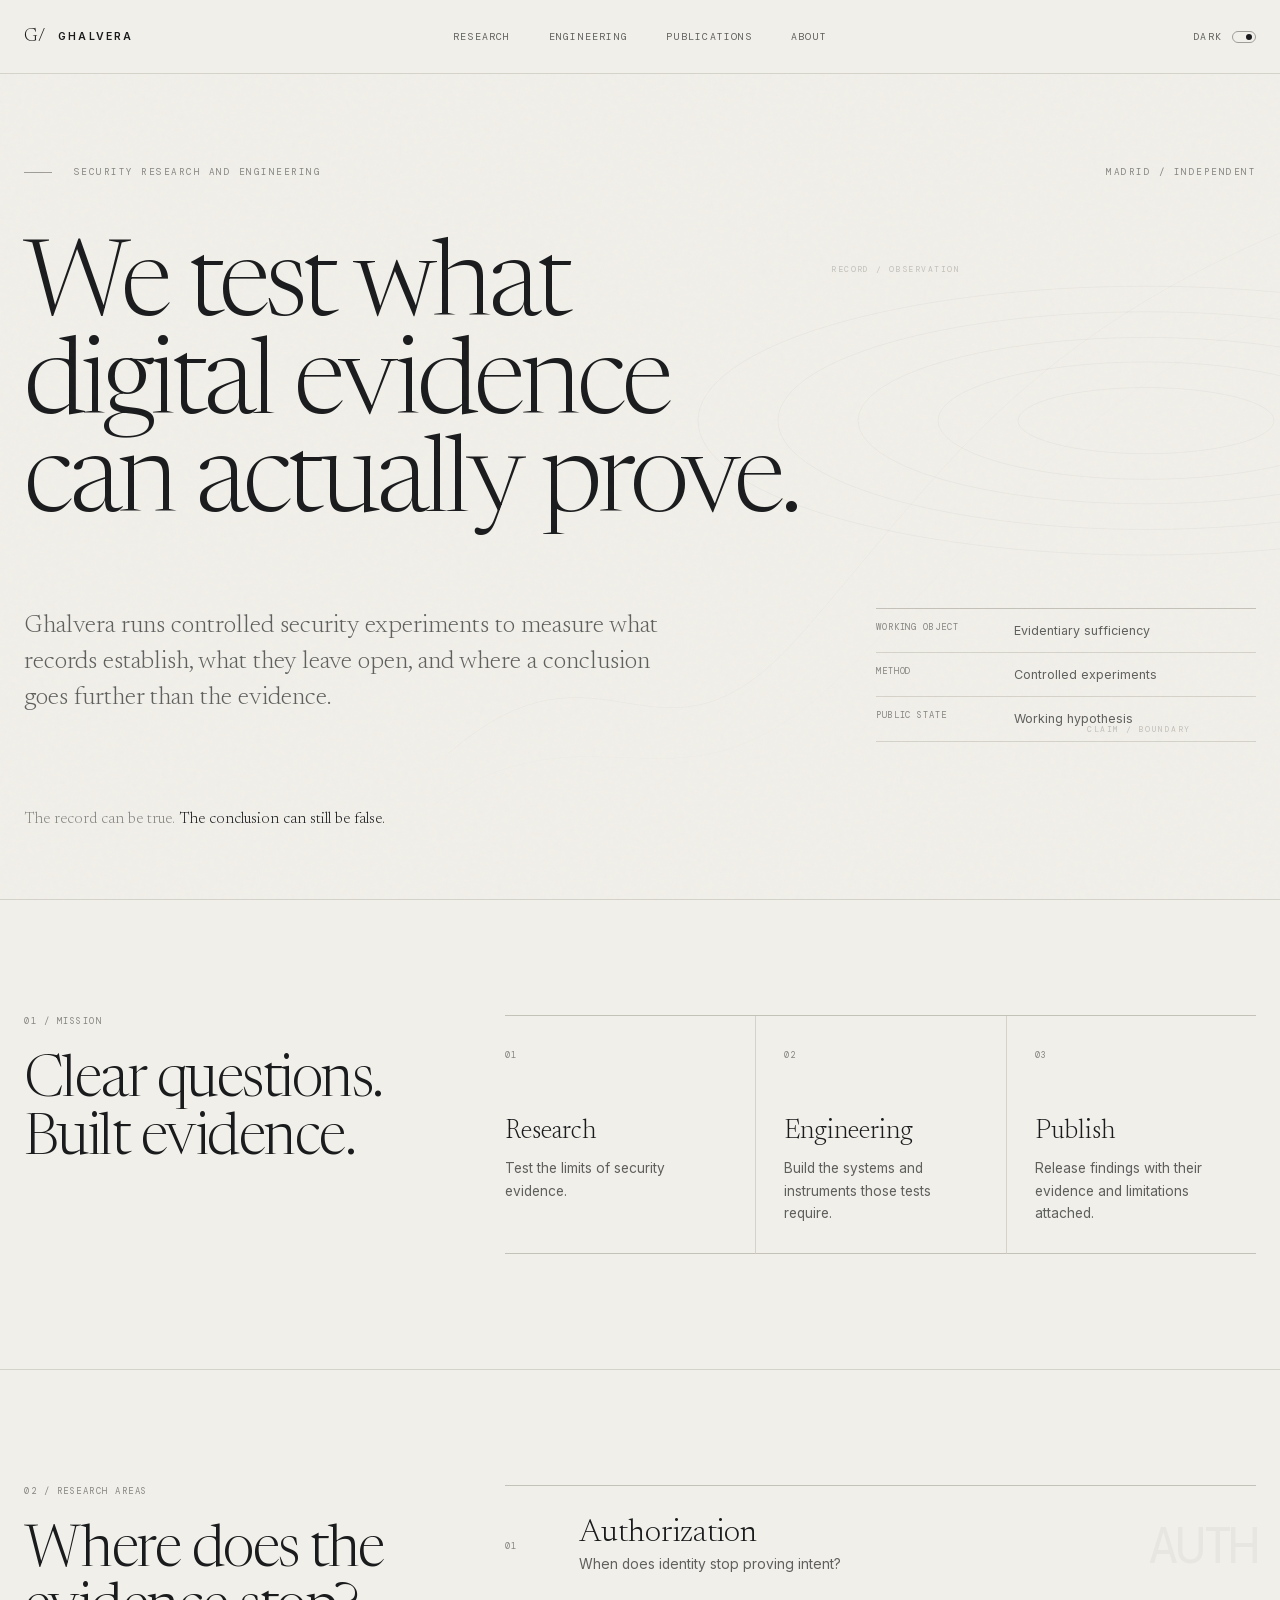
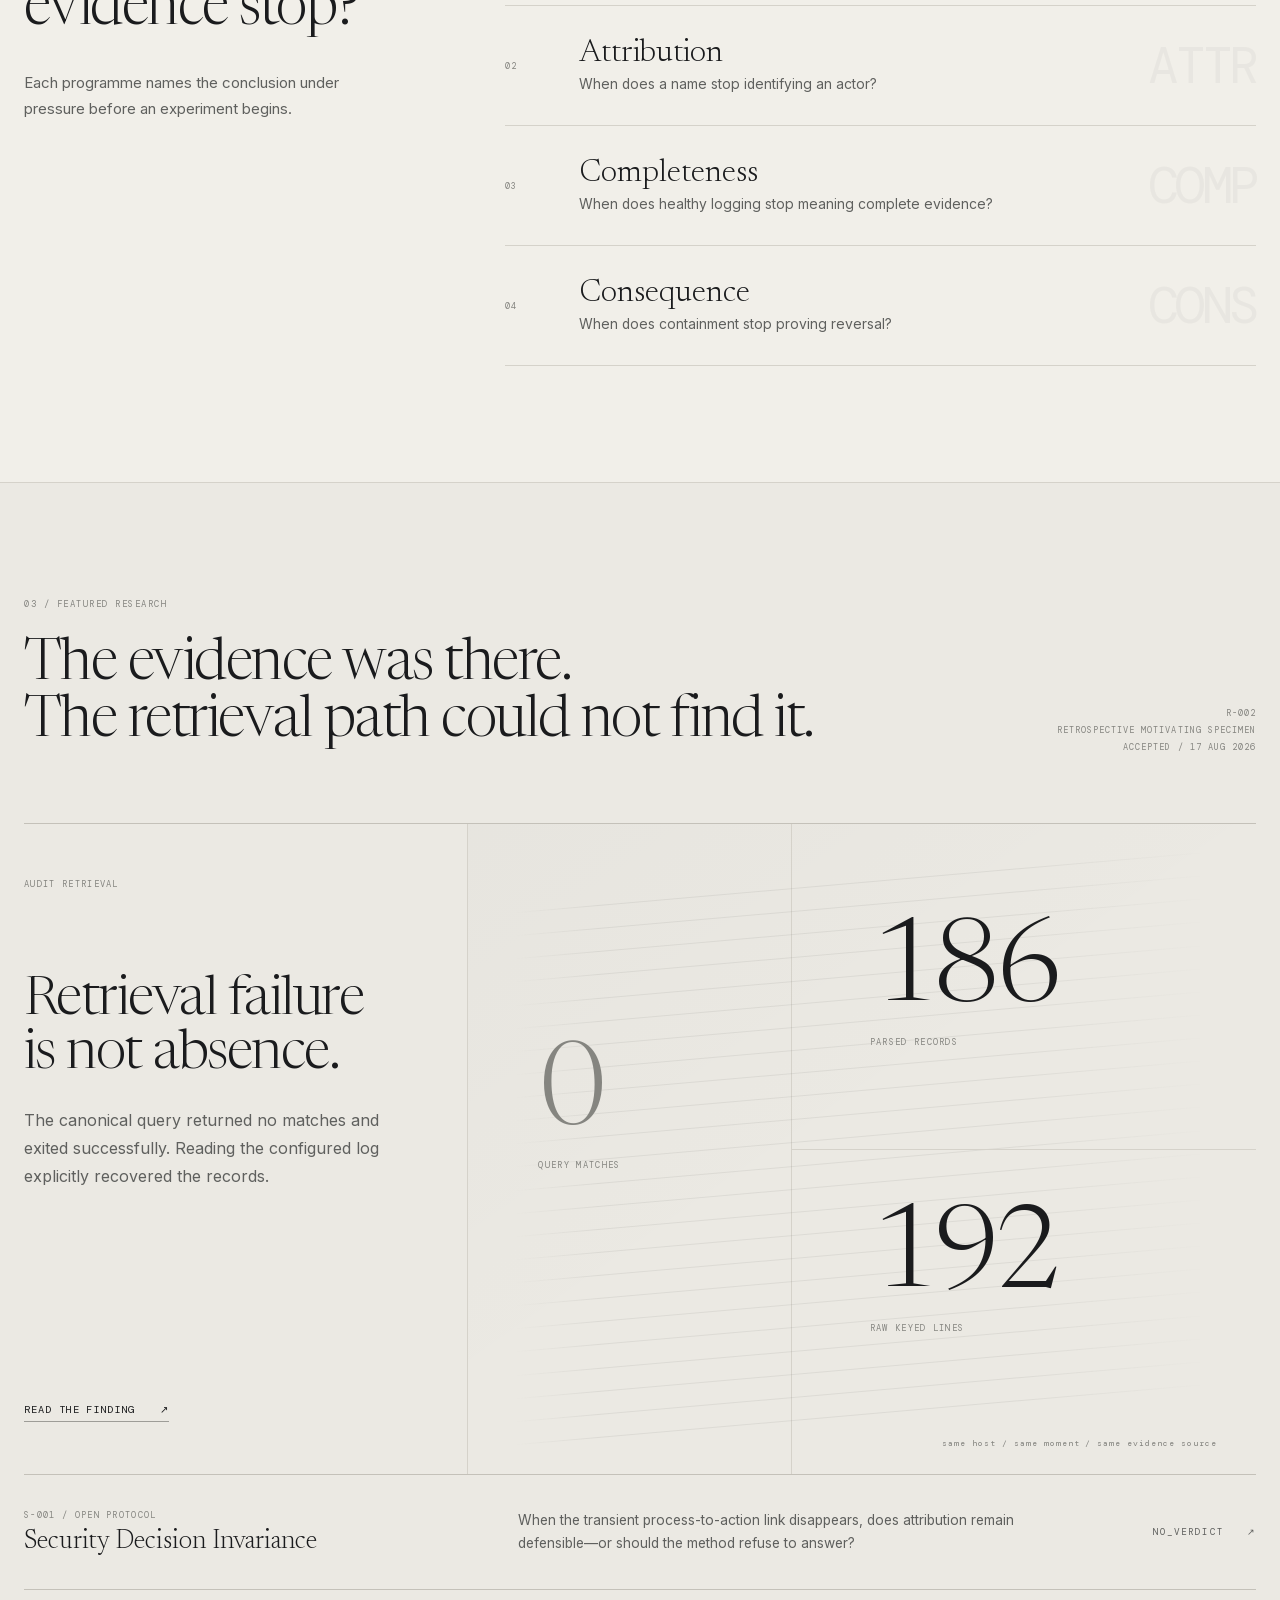
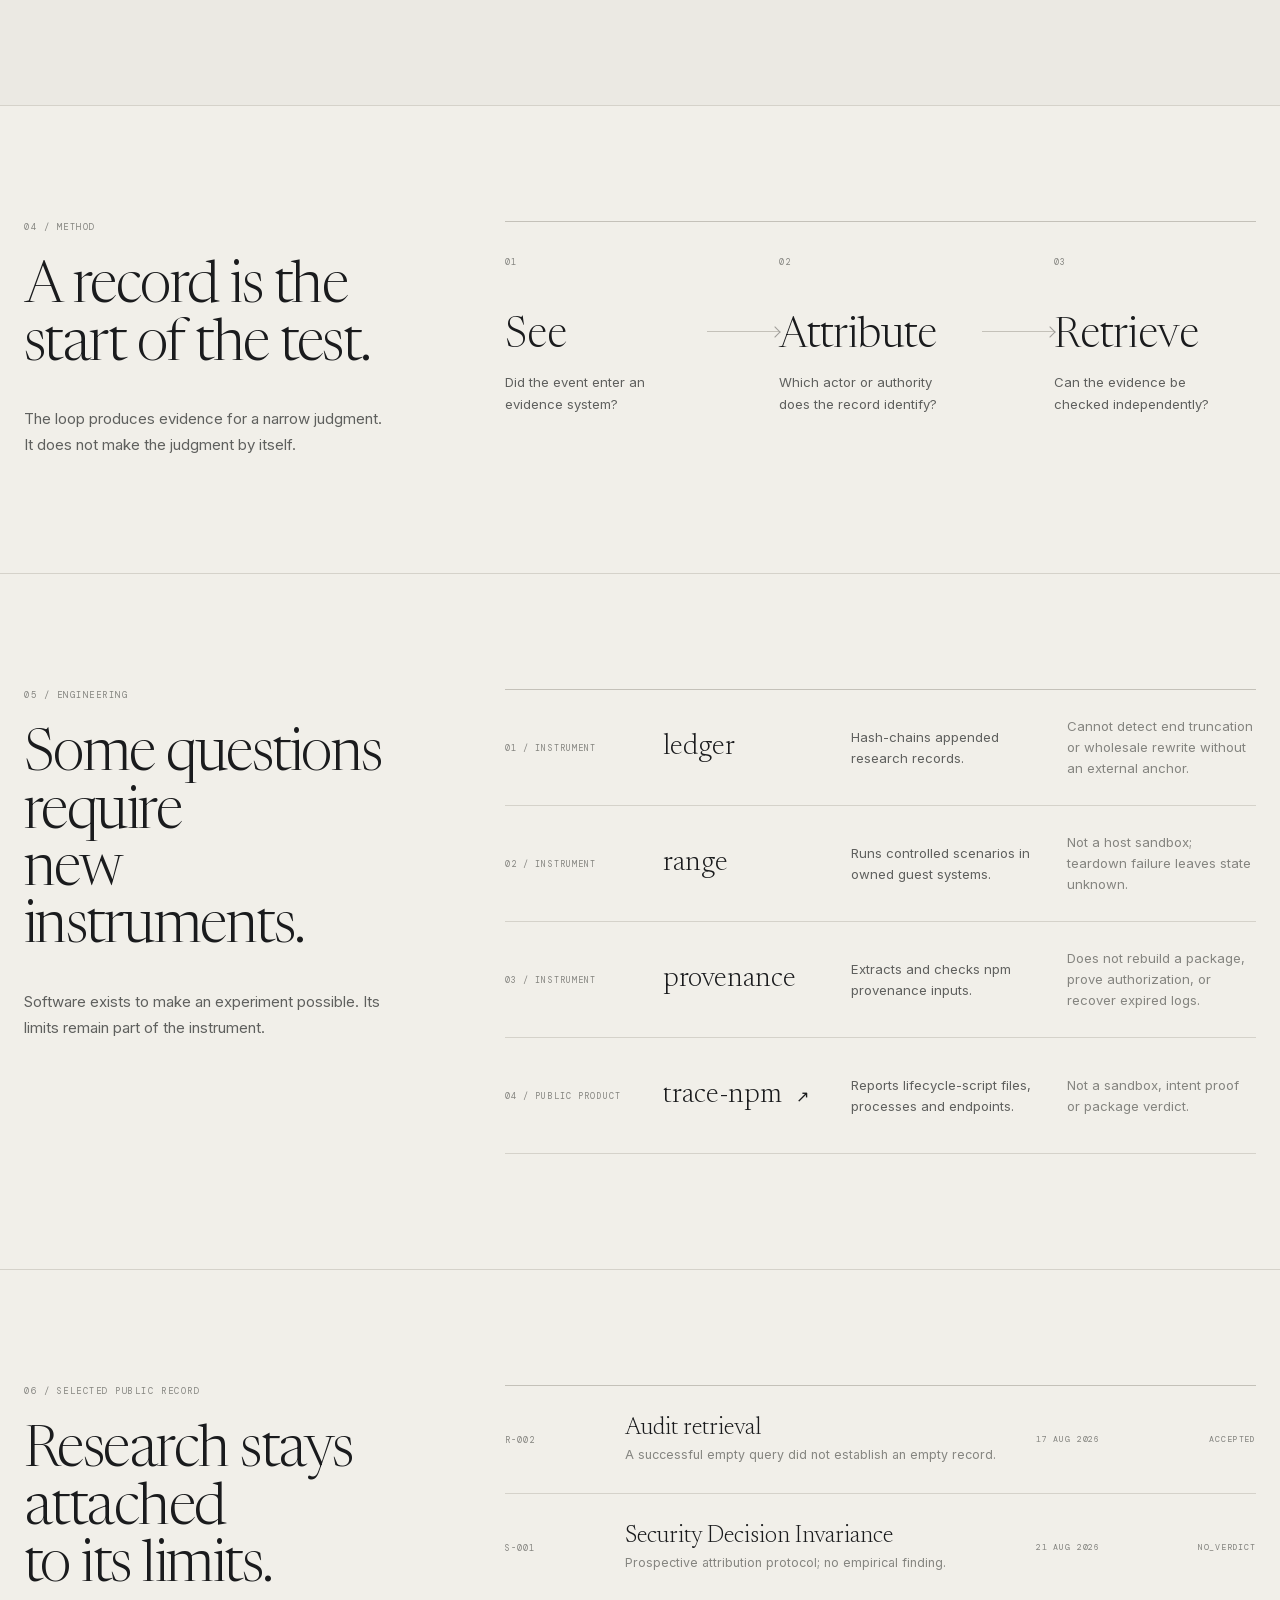
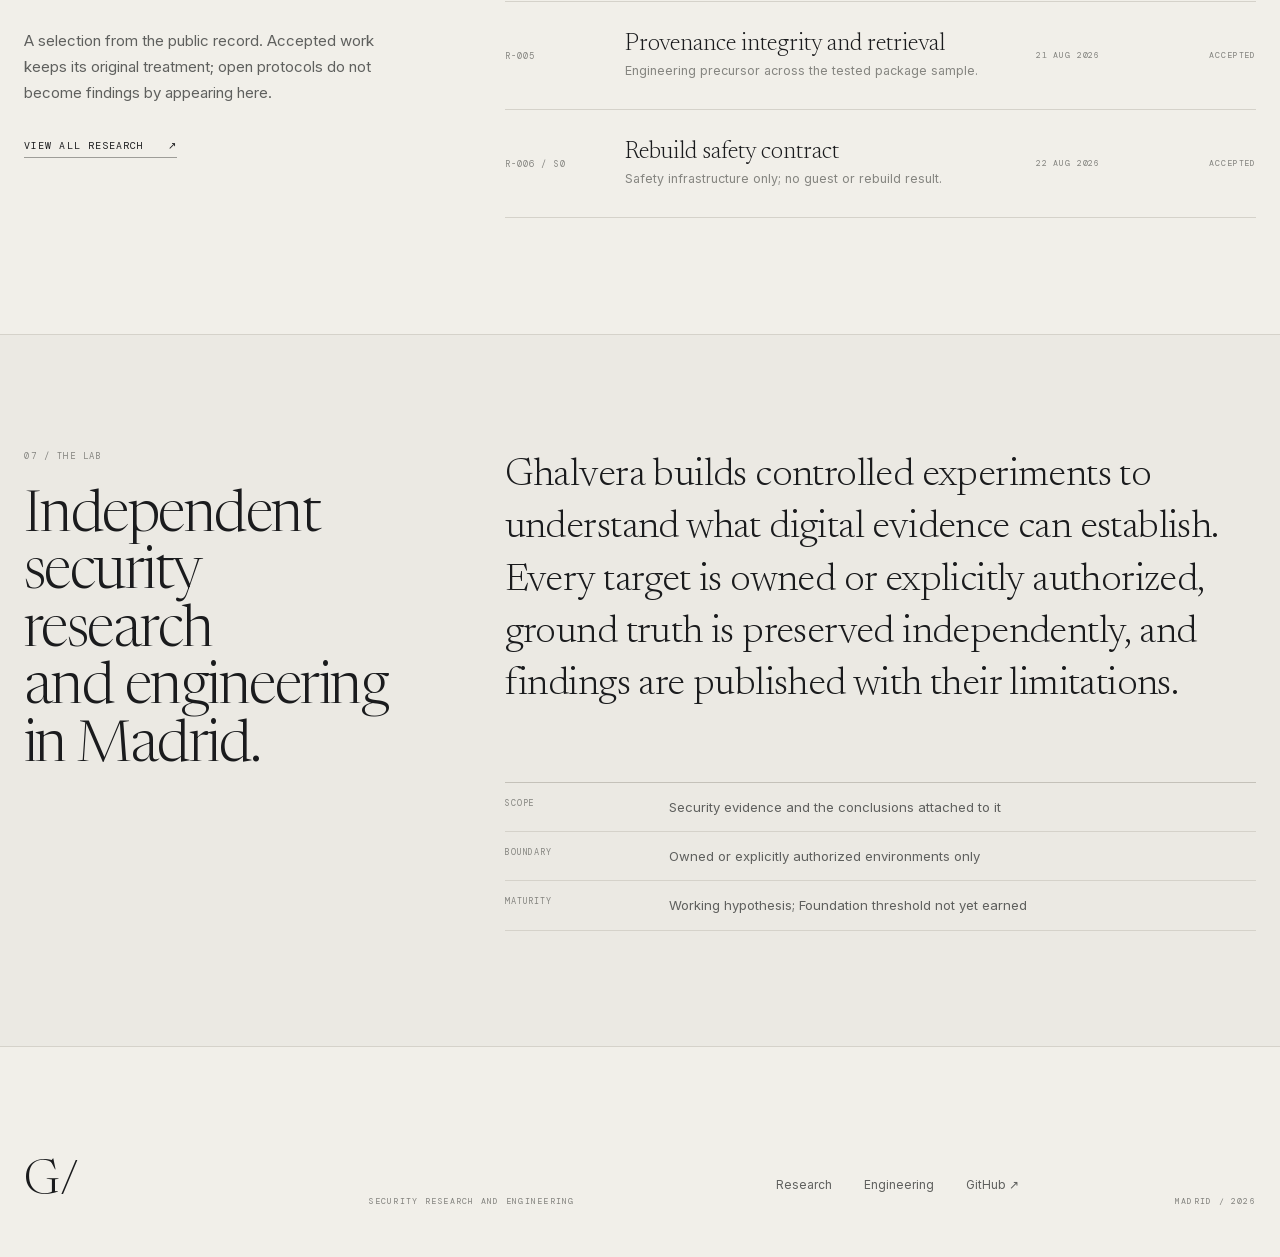
<file: index.html>
<!doctype html>
<html lang="en">
<head>
  <meta charset="utf-8">
  <meta name="viewport" content="width=device-width, initial-scale=1">
  <title>Ghalvera — Security Research and Engineering</title>
  <meta name="description" content="Ghalvera runs controlled security experiments to test what digital evidence establishes, what it leaves open, and where a conclusion goes further than the record.">
  <meta name="theme-color" content="#090a0b">
  <meta name="color-scheme" content="dark light">
  <script>(function(){try{var t=localStorage.getItem("ghalvera-theme");if(t==="light"||t==="dark")document.documentElement.dataset.theme=t}catch(e){}})()</script>
  <link rel="canonical" href="https://ghalvera.github.io/">
  <link rel="icon" href="favicon.svg" type="image/svg+xml">
  <link rel="stylesheet" href="styles.css">
  <meta property="og:title" content="Ghalvera — Security Research and Engineering">
  <meta property="og:description" content="We test what digital evidence can actually prove.">
  <meta property="og:type" content="website">
  <meta property="og:url" content="https://ghalvera.github.io/">
  <meta property="og:image" content="https://ghalvera.github.io/og.png">
  <meta property="og:image:width" content="1200">
  <meta property="og:image:height" content="630">
  <meta name="twitter:card" content="summary_large_image">
  <script type="application/ld+json">{"@context":"https://schema.org","@type":"ResearchOrganization","name":"Ghalvera","url":"https://ghalvera.github.io/","description":"An independent security research and engineering laboratory in Madrid.","sameAs":["https://github.com/Ghalvera"]}</script>
</head>
<body>
<a class="skip" href="#main">Skip to content</a>
<header class="site-header" data-header>
  <a class="identity" href="#top" aria-label="Ghalvera home"><span aria-hidden="true">G/</span><b>GHALVERA</b></a>
  <button class="menu-toggle" type="button" aria-expanded="false" aria-controls="primary-nav" data-menu><span class="sr-only">Menu</span><i></i><i></i></button>
  <nav id="primary-nav" aria-label="Primary navigation" data-nav><a href="#research">Research</a><a href="#engineering">Engineering</a><a href="#publications">Publications</a><a href="#about">About</a></nav>
  <button class="theme-toggle" type="button" data-theme-toggle aria-label="Switch to light theme"><span data-theme-label aria-hidden="true"></span><i aria-hidden="true"></i></button>
</header>

<main id="main">
  <section class="hero" id="top">
    <div class="hero-field" aria-hidden="true">
      <svg viewBox="0 0 900 900" preserveAspectRatio="xMidYMid slice"><g class="contours"><ellipse cx="690" cy="388" rx="420" ry="126"/><ellipse cx="690" cy="388" rx="345" ry="102"/><ellipse cx="690" cy="388" rx="270" ry="78"/><ellipse cx="690" cy="388" rx="195" ry="55"/><ellipse cx="690" cy="388" rx="120" ry="31"/></g><path class="trace" d="M36 700C184 571 232 741 365 590S573 305 860 194"/><path class="trace trace-secondary" d="M22 748C179 642 252 779 407 625S630 349 873 263"/></svg>
      <span class="field-note field-note-a">RECORD / OBSERVATION</span><span class="field-note field-note-b">CLAIM / BOUNDARY</span>
    </div>
    <div class="hero-inner">
      <p class="eyebrow">SECURITY RESEARCH AND ENGINEERING <span>MADRID / INDEPENDENT</span></p>
      <h1>We test what digital evidence can actually prove.</h1>
      <div class="hero-lower">
        <p class="hero-lede">Ghalvera runs controlled security experiments to measure what records establish, what they leave open, and where a conclusion goes further than the evidence.</p>
        <dl class="hero-facts"><div><dt>Working object</dt><dd>Evidentiary sufficiency</dd></div><div><dt>Method</dt><dd>Controlled experiments</dd></div><div><dt>Public state</dt><dd>Working hypothesis</dd></div></dl>
      </div>
      <p class="principle">The record can be true. <span>The conclusion can still be false.</span></p>
    </div>
  </section>

  <section class="mission ruled-section" aria-labelledby="mission-title">
    <div class="section-rail"><p>01 / MISSION</p><h2 id="mission-title">Clear questions.<br>Built evidence.</h2></div>
    <div class="mission-grid"><article><span>01</span><h3>Research</h3><p>Test the limits of security evidence.</p></article><article><span>02</span><h3>Engineering</h3><p>Build the systems and instruments those tests require.</p></article><article><span>03</span><h3>Publish</h3><p>Release findings with their evidence and limitations attached.</p></article></div>
  </section>

  <section class="research ruled-section" id="research" aria-labelledby="research-title">
    <div class="section-rail"><p>02 / RESEARCH AREAS</p><h2 id="research-title">Where does the<br>evidence stop?</h2><p class="section-intro">Each programme names the conclusion under pressure before an experiment begins.</p></div>
    <ol class="area-index"><li><span>01</span><div><h3>Authorization</h3><p>When does identity stop proving intent?</p></div><i aria-hidden="true">AUTH</i></li><li><span>02</span><div><h3>Attribution</h3><p>When does a name stop identifying an actor?</p></div><i aria-hidden="true">ATTR</i></li><li><span>03</span><div><h3>Completeness</h3><p>When does healthy logging stop meaning complete evidence?</p></div><i aria-hidden="true">COMP</i></li><li><span>04</span><div><h3>Consequence</h3><p>When does containment stop proving reversal?</p></div><i aria-hidden="true">CONS</i></li></ol>
  </section>

  <section class="featured" aria-labelledby="featured-title">
    <header class="feature-heading"><p>03 / FEATURED RESEARCH</p><h2 id="featured-title">The evidence was there.<br>The retrieval path could not find it.</h2><div><span>R-002</span><span>RETROSPECTIVE MOTIVATING SPECIMEN</span><span>ACCEPTED / 17 AUG 2026</span></div></header>
    <a class="evidence-feature" href="studies/audit-retrieval.html">
      <div class="feature-story"><p>AUDIT RETRIEVAL</p><h3>Retrieval failure<br>is not absence.</h3><p>The canonical query returned no matches and exited successfully. Reading the configured log explicitly recovered the records.</p><span>Read the finding <b aria-hidden="true">↗</b></span></div>
      <div class="evidence-figure" role="img" aria-label="The canonical query returned 0 matches; explicit parsing found 186 parsed records; the raw log contained 192 raw keyed lines."><div class="evidence-lines" aria-hidden="true"><i></i><i></i><i></i><i></i><i></i><i></i><i></i><i></i><i></i><i></i><i></i><i></i><i></i><i></i><i></i><i></i><i></i><i></i><i></i><i></i><i></i><i></i><i></i><i></i></div><div class="measure zero"><b>0</b><span>query matches</span></div><div class="measure parsed"><b>186</b><span>parsed records</span></div><div class="measure raw"><b>192</b><span>raw keyed lines</span></div><p>same host / same moment / same evidence source</p></div>
    </a>
    <a class="secondary-feature" href="studies/decision-invariance.html"><div><p>S-001 / OPEN PROTOCOL</p><h3>Security Decision Invariance</h3></div><p>When the transient process-to-action link disappears, does attribution remain defensible—or should the method refuse to answer?</p><strong>NO_VERDICT <span>↗</span></strong></a>
  </section>

  <section class="method ruled-section" id="method" aria-labelledby="method-title">
    <div class="section-rail"><p>04 / METHOD</p><h2 id="method-title">A record is the<br>start of the test.</h2><p class="section-intro">The loop produces evidence for a narrow judgment. It does not make the judgment by itself.</p></div>
    <div class="method-sequence" aria-label="See, then attribute, then retrieve"><article><span>01</span><h3>See</h3><p>Did the event enter an evidence system?</p></article><i aria-hidden="true"></i><article><span>02</span><h3>Attribute</h3><p>Which actor or authority does the record identify?</p></article><i aria-hidden="true"></i><article><span>03</span><h3>Retrieve</h3><p>Can the evidence be checked independently?</p></article></div>
  </section>

  <section class="engineering ruled-section" id="engineering" aria-labelledby="engineering-title">
    <div class="section-rail"><p>05 / ENGINEERING</p><h2 id="engineering-title">Some questions require<br>new instruments.</h2><p class="section-intro">Software exists to make an experiment possible. Its limits remain part of the instrument.</p></div>
    <div class="apparatus-register"><div><span>01 / INSTRUMENT</span><h3>ledger</h3><p>Hash-chains appended research records.</p><small>Cannot detect end truncation or wholesale rewrite without an external anchor.</small></div><div><span>02 / INSTRUMENT</span><h3>range</h3><p>Runs controlled scenarios in owned guest systems.</p><small>Not a host sandbox; teardown failure leaves state unknown.</small></div><div><span>03 / INSTRUMENT</span><h3>provenance</h3><p>Extracts and checks npm provenance inputs.</p><small>Does not rebuild a package, prove authorization, or recover expired logs.</small></div><a href="https://github.com/Ghalvera/trace-npm"><span>04 / PUBLIC PRODUCT</span><h3>trace-npm <b>↗</b></h3><p>Reports lifecycle-script files, processes and endpoints.</p><small>Not a sandbox, intent proof or package verdict.</small></a></div>
  </section>

  <section class="publications ruled-section" id="publications" aria-labelledby="publications-title">
    <div class="section-rail"><p>06 / SELECTED PUBLIC RECORD</p><h2 id="publications-title">Research stays attached<br>to its limits.</h2><p class="section-intro">A selection from the public record. Accepted work keeps its original treatment; open protocols do not become findings by appearing here.</p><a class="text-link" href="studies/">View all research <span>↗</span></a></div>
    <div class="publication-index"><a href="studies/audit-retrieval.html"><span>R-002</span><div><h3>Audit retrieval</h3><p>A successful empty query did not establish an empty record.</p></div><time datetime="2026-08-17">17 AUG 2026</time><strong>ACCEPTED</strong></a><a href="studies/decision-invariance.html"><span>S-001</span><div><h3>Security Decision Invariance</h3><p>Prospective attribution protocol; no empirical finding.</p></div><time datetime="2026-08-21">21 AUG 2026</time><strong>NO_VERDICT</strong></a><div><span>R-005</span><div><h3>Provenance integrity and retrieval</h3><p>Engineering precursor across the tested package sample.</p></div><time datetime="2026-08-21">21 AUG 2026</time><strong>ACCEPTED</strong></div><div><span>R-006 / S0</span><div><h3>Rebuild safety contract</h3><p>Safety infrastructure only; no guest or rebuild result.</p></div><time datetime="2026-08-22">22 AUG 2026</time><strong>ACCEPTED</strong></div></div>
  </section>

  <section class="about ruled-section" id="about" aria-labelledby="about-title">
    <div class="section-rail"><p>07 / THE LAB</p><h2 id="about-title">Independent security research<br>and engineering in Madrid.</h2></div>
    <div class="about-copy"><p>Ghalvera builds controlled experiments to understand what digital evidence can establish. Every target is owned or explicitly authorized, ground truth is preserved independently, and findings are published with their limitations.</p><dl><div><dt>Scope</dt><dd>Security evidence and the conclusions attached to it</dd></div><div><dt>Boundary</dt><dd>Owned or explicitly authorized environments only</dd></div><div><dt>Maturity</dt><dd>Working hypothesis; Foundation threshold not yet earned</dd></div></dl></div>
  </section>
</main>

<footer class="site-footer"><a class="footer-mark" href="#top" aria-label="Back to top">G/</a><p>SECURITY RESEARCH AND ENGINEERING</p><nav aria-label="Footer navigation"><a href="#research">Research</a><a href="#engineering">Engineering</a><a href="https://github.com/Ghalvera">GitHub ↗</a></nav><span>MADRID / 2026</span></footer>
<script src="site.js" defer></script>
</body>
</html>
</file>
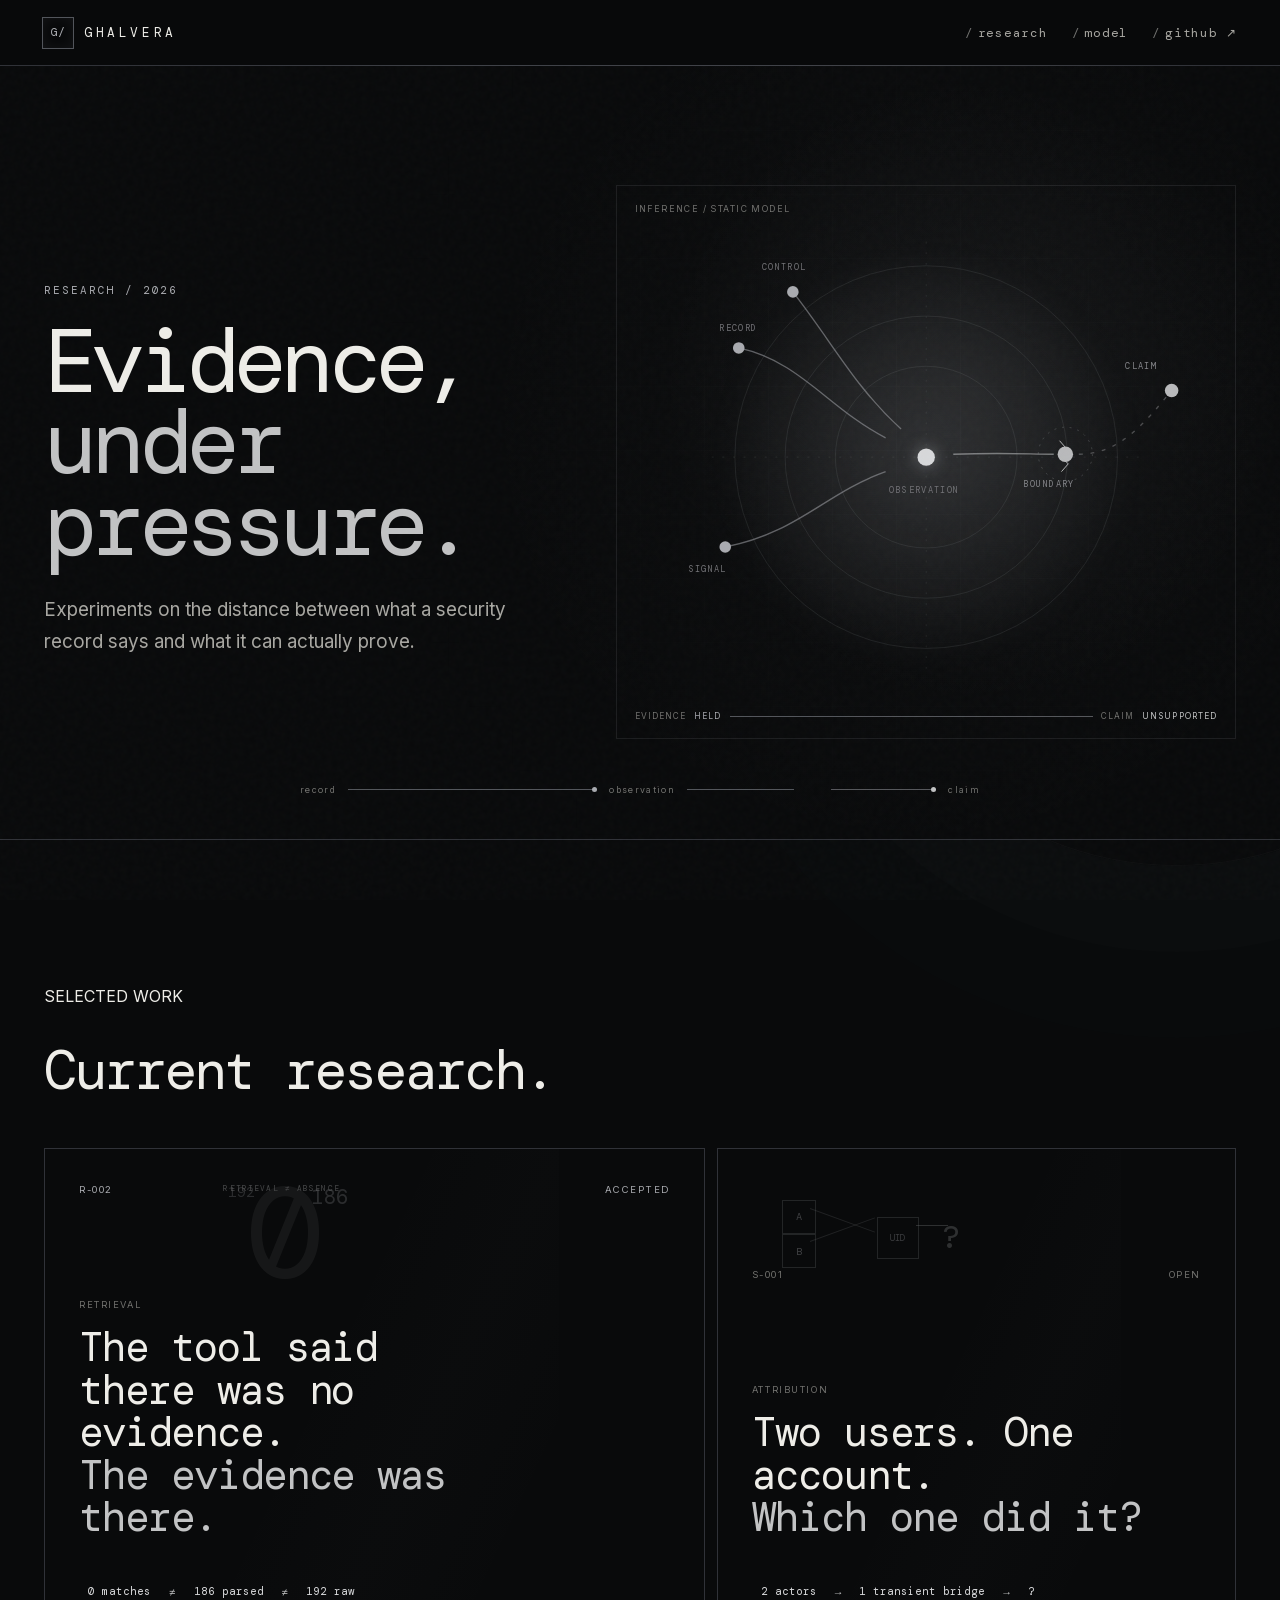
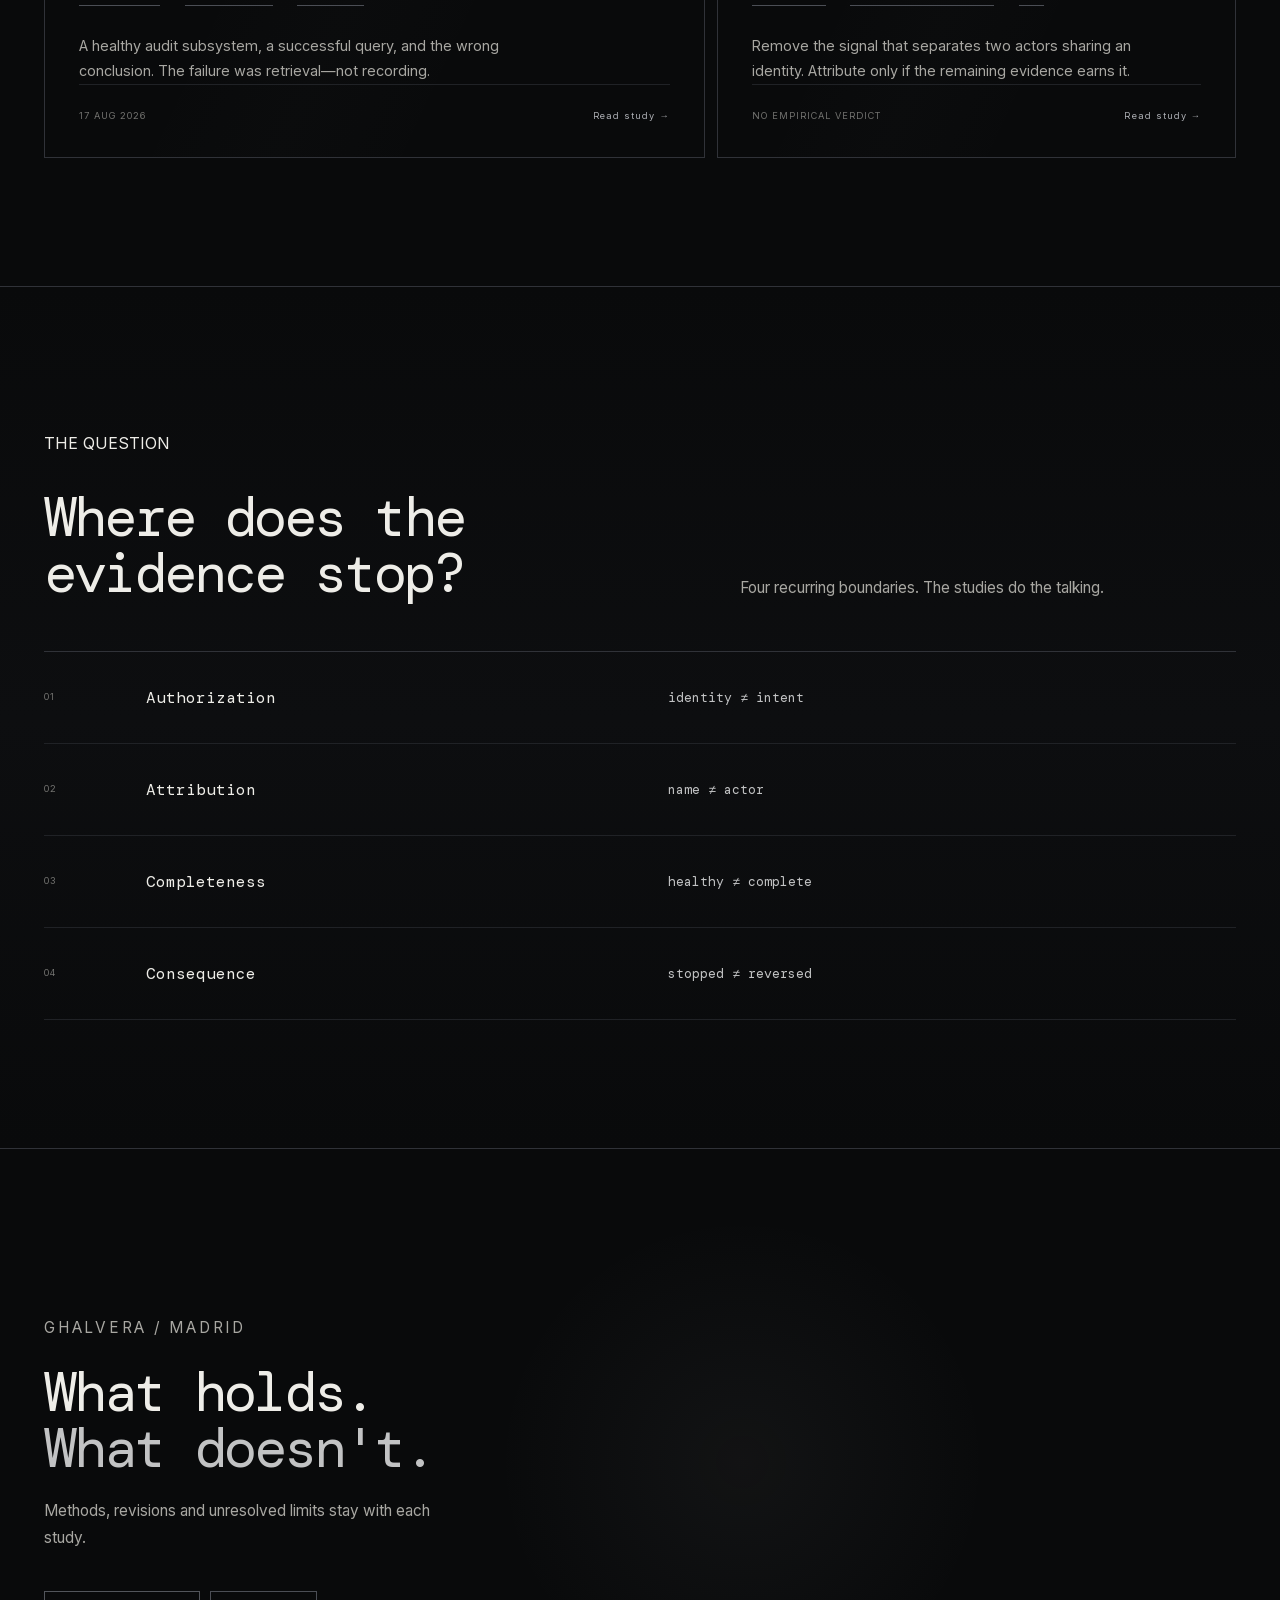
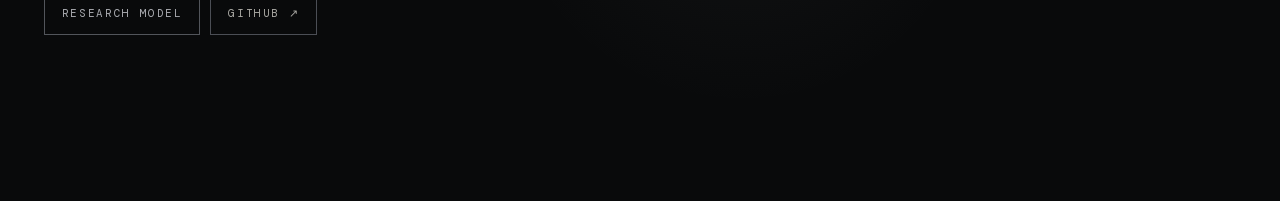
<file: studies/index.html>
<!doctype html><html lang="en"><head><meta charset="utf-8"><meta name="viewport" content="width=device-width,initial-scale=1"><title>Research — Ghalvera</title><meta name="description" content="Ghalvera research on the boundary between valid security evidence and the conclusions drawn from it."><meta name="color-scheme" content="dark"><link rel="canonical" href="https://ghalvera.github.io/studies/"><link rel="icon" href="../favicon.svg" type="image/svg+xml"><link rel="stylesheet" href="../styles.css"><link rel="stylesheet" href="study.css"><link rel="stylesheet" href="record.css"><link rel="stylesheet" href="continuity.css"><meta property="og:title" content="Research — Ghalvera"><meta property="og:description" content="Evidence, under pressure. Research on where valid security records stop supporting the claims attached to them."><meta property="og:type" content="website"><meta property="og:url" content="https://ghalvera.github.io/studies/"><meta property="og:image" content="https://ghalvera.github.io/og.png"><meta name="twitter:card" content="summary_large_image"><script type="application/ld+json">{"@context":"https://schema.org","@type":"CollectionPage","name":"Ghalvera Research","url":"https://ghalvera.github.io/studies/","description":"Research on the boundary between valid security evidence and the conclusions drawn from it."}</script></head><body><a class="skip" href="#main">Skip to content</a><header class="bar"><div class="shell"><a class="brand" href="../">ghalvera<span class="glyph">/</span></a><nav aria-label="Primary"><a href="./" aria-current="page">research</a><a href="../#research">model</a><a href="https://github.com/Ghalvera">github ↗</a></nav></div></header><main class="record-index" id="main"><section class="record-hero"><div class="record-shell hero-grid"><div class="hero-copy"><p class="study-overline">RESEARCH / 2026</p><h1>Evidence,<br><span>under pressure.</span></h1><p class="record-lede">Experiments on the distance between what a security record says and what it can actually prove.</p></div><div class="evidence-field" aria-label="Static model illustrating evidence reaching an inference boundary"><div class="field-label">INFERENCE / STATIC MODEL</div><svg viewBox="0 0 640 520" role="img" aria-labelledby="field-title field-desc"><title id="field-title">Evidence topology</title><desc id="field-desc">A static conceptual model: verified evidence converges on observations while a requested conclusion sits beyond a broken inference boundary.</desc><defs><radialGradient id="halo"><stop offset="0" stop-color="#a9abb0" stop-opacity=".14"/><stop offset="1" stop-color="#a9abb0" stop-opacity="0"/></radialGradient></defs><circle class="halo" cx="320" cy="255" r="225" fill="url(#halo)"/><g class="rings"><circle cx="320" cy="255" r="198"/><circle cx="320" cy="255" r="146"/><circle cx="320" cy="255" r="94"/></g><g class="axis"><path d="M320 32V478M98 255H542"/></g><g class="paths held-path"><path d="M126 142C190 156 218 204 278 235"/><path d="M112 348C186 334 216 292 278 270"/><path d="M182 84C224 138 246 182 294 226"/></g><g class="paths crossed-path"><path d="M348 252C402 250 426 252 452 252"/><path class="dash" d="M478 252C520 252 546 220 574 186"/></g><g class="nodes"><circle class="held-node" cx="126" cy="142" r="6"/><circle class="held-node" cx="112" cy="348" r="6"/><circle class="held-node" cx="182" cy="84" r="6"/><circle class="core-node" cx="320" cy="255" r="9"/><circle class="break-node" cx="464" cy="252" r="8"/><circle class="claim-node" cx="574" cy="186" r="7"/></g><g class="labels"><text x="106" y="124">RECORD</text><text x="74" y="374">SIGNAL</text><text x="150" y="61">CONTROL</text><text x="282" y="292">OBSERVATION</text><text class="red" x="421" y="286">BOUNDARY</text><text class="red" x="526" y="164">CLAIM</text></g><g class="fracture"><path d="M458 238l7 8-6 8 8 8-7 8"/><circle cx="464" cy="252" r="28"/></g></svg><div class="field-readout"><span>EVIDENCE</span><b>HELD</b><i></i><span>CLAIM</span><b class="red">UNSUPPORTED</b></div></div></div><div class="hero-trace" aria-hidden="true"><span>record</span><i></i><span>observation</span><i class="break"></i><span>claim</span></div></section><section class="record-section"><div class="record-shell"><div class="record-heading"><div><p class="section-index">SELECTED WORK</p><h2>Current research.</h2></div></div><div class="research-cards"><a class="research-card accepted" href="audit-retrieval.html"><div class="card-visual retrieval-visual" aria-hidden="true"><div class="zero">0</div><div class="raw">186</div><div class="raw r2">192</div><span>RETRIEVAL ≠ ABSENCE</span></div><div class="card-top"><span>R-002</span><strong>ACCEPTED</strong></div><p class="card-kicker">RETRIEVAL</p><h3>The tool said there was no evidence.<br><em>The evidence was there.</em></h3><div class="card-equation"><span>0 matches</span><i>≠</i><span>186 parsed</span><i>≠</i><span>192 raw</span></div><p class="card-summary">A healthy audit subsystem, a successful query, and the wrong conclusion. The failure was retrieval—not recording.</p><div class="card-foot"><span>17 AUG 2026</span><b>Read study →</b></div></a><a class="research-card active" href="decision-invariance.html"><div class="card-visual attribution-visual" aria-hidden="true"><span class="actor a1">A</span><span class="actor a2">B</span><i class="join j1"></i><i class="join j2"></i><b>UID</b><i class="cut"></i><em>?</em></div><div class="card-top"><span>S-001</span><strong>OPEN</strong></div><p class="card-kicker">ATTRIBUTION</p><h3>Two users. One account.<br><em>Which one did it?</em></h3><div class="card-equation"><span>2 actors</span><i>→</i><span>1 transient bridge</span><i>→</i><span>?</span></div><p class="card-summary">Remove the signal that separates two actors sharing an identity. Attribute only if the remaining evidence earns it.</p><div class="card-foot"><span>NO EMPIRICAL VERDICT</span><b>Read study →</b></div></a></div></div></section><section class="record-section quiet-section"><div class="record-shell"><div class="record-heading"><div><p class="section-index">THE QUESTION</p><h2>Where does the<br>evidence stop?</h2></div><p>Four recurring boundaries. The studies do the talking.</p></div><div class="dimension-register"><div><span>01</span><b>Authorization</b><p>identity ≠ intent</p></div><div><span>02</span><b>Attribution</b><p>name ≠ actor</p></div><div><span>03</span><b>Completeness</b><p>healthy ≠ complete</p></div><div><span>04</span><b>Consequence</b><p>stopped ≠ reversed</p></div></div></div></section><section class="record-close"><div class="record-shell"><p class="study-overline">GHALVERA / MADRID</p><h2>What holds.<br><span>What doesn't.</span></h2><p>Methods, revisions and unresolved limits stay with each study.</p><div class="record-actions"><a class="btn" href="../#research">Research model</a><a class="btn q" href="https://github.com/Ghalvera">GitHub ↗</a></div></div></section></main></body></html>
</file>
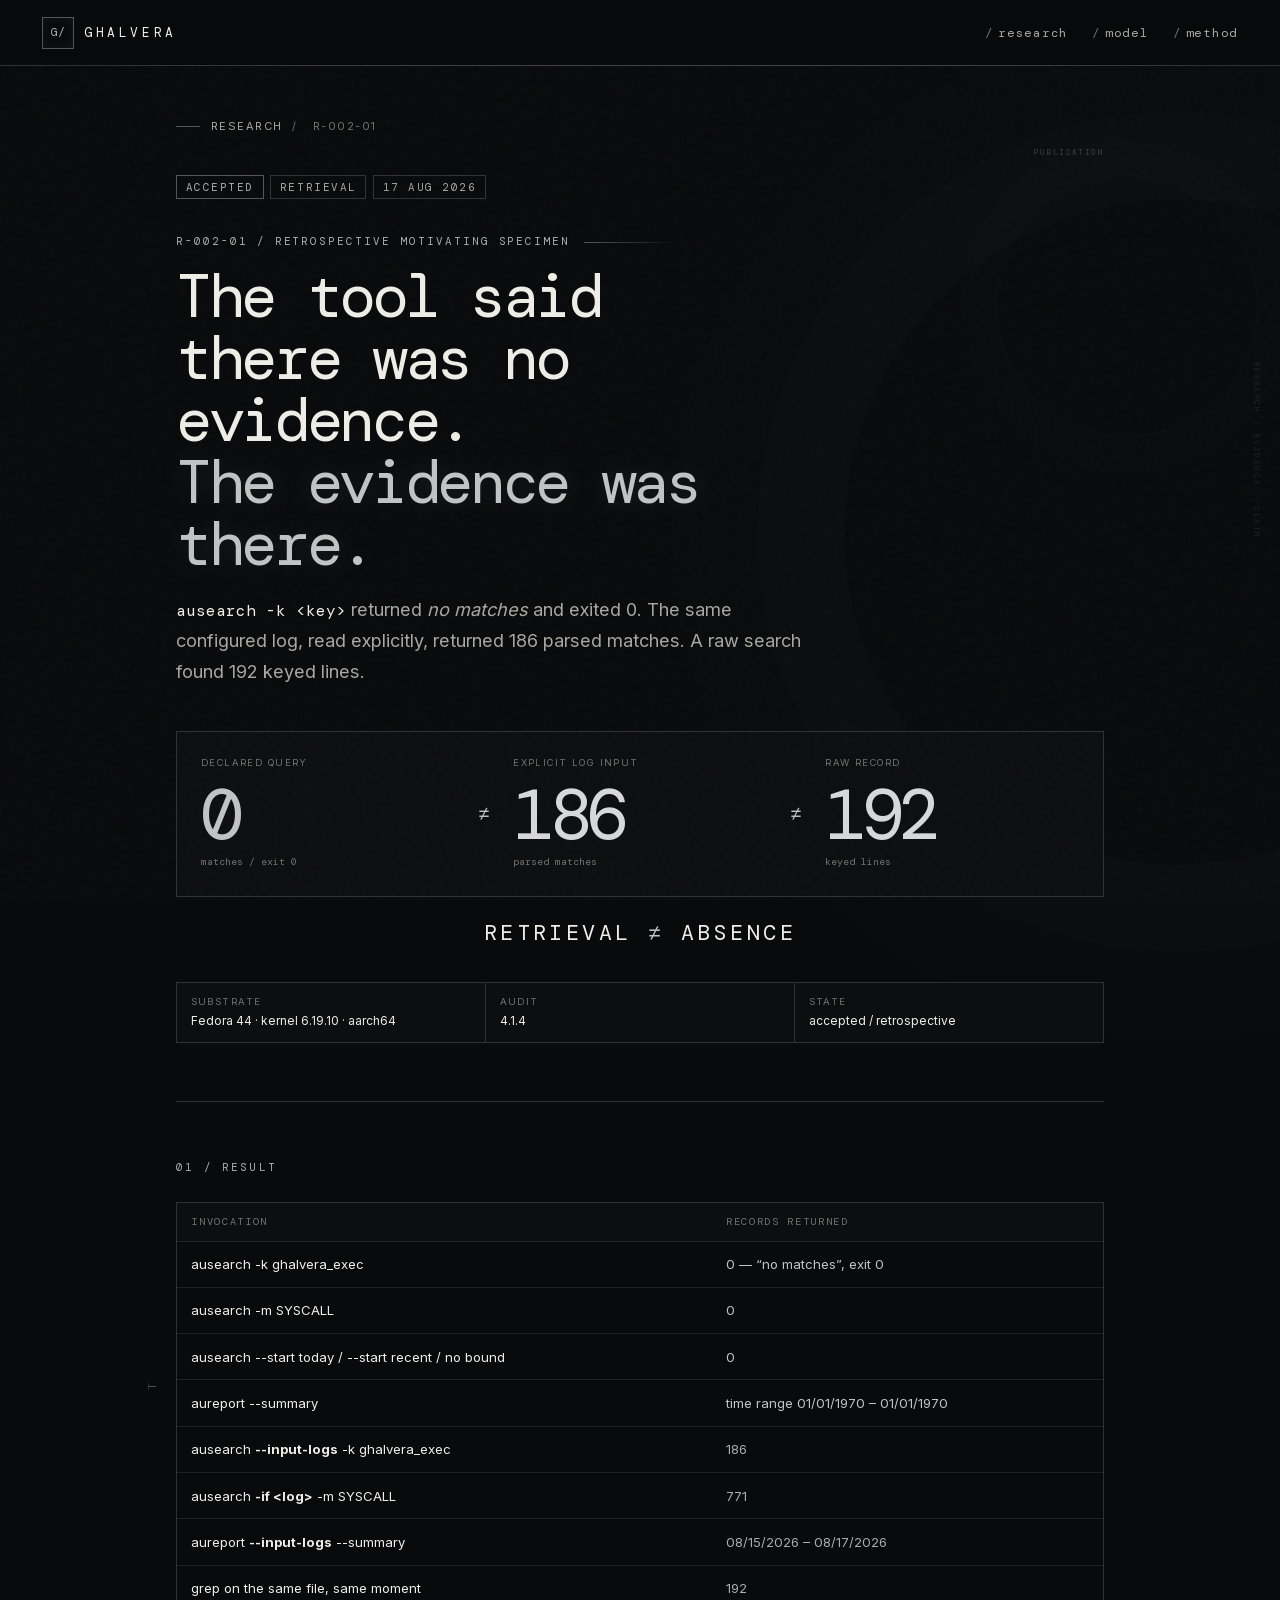
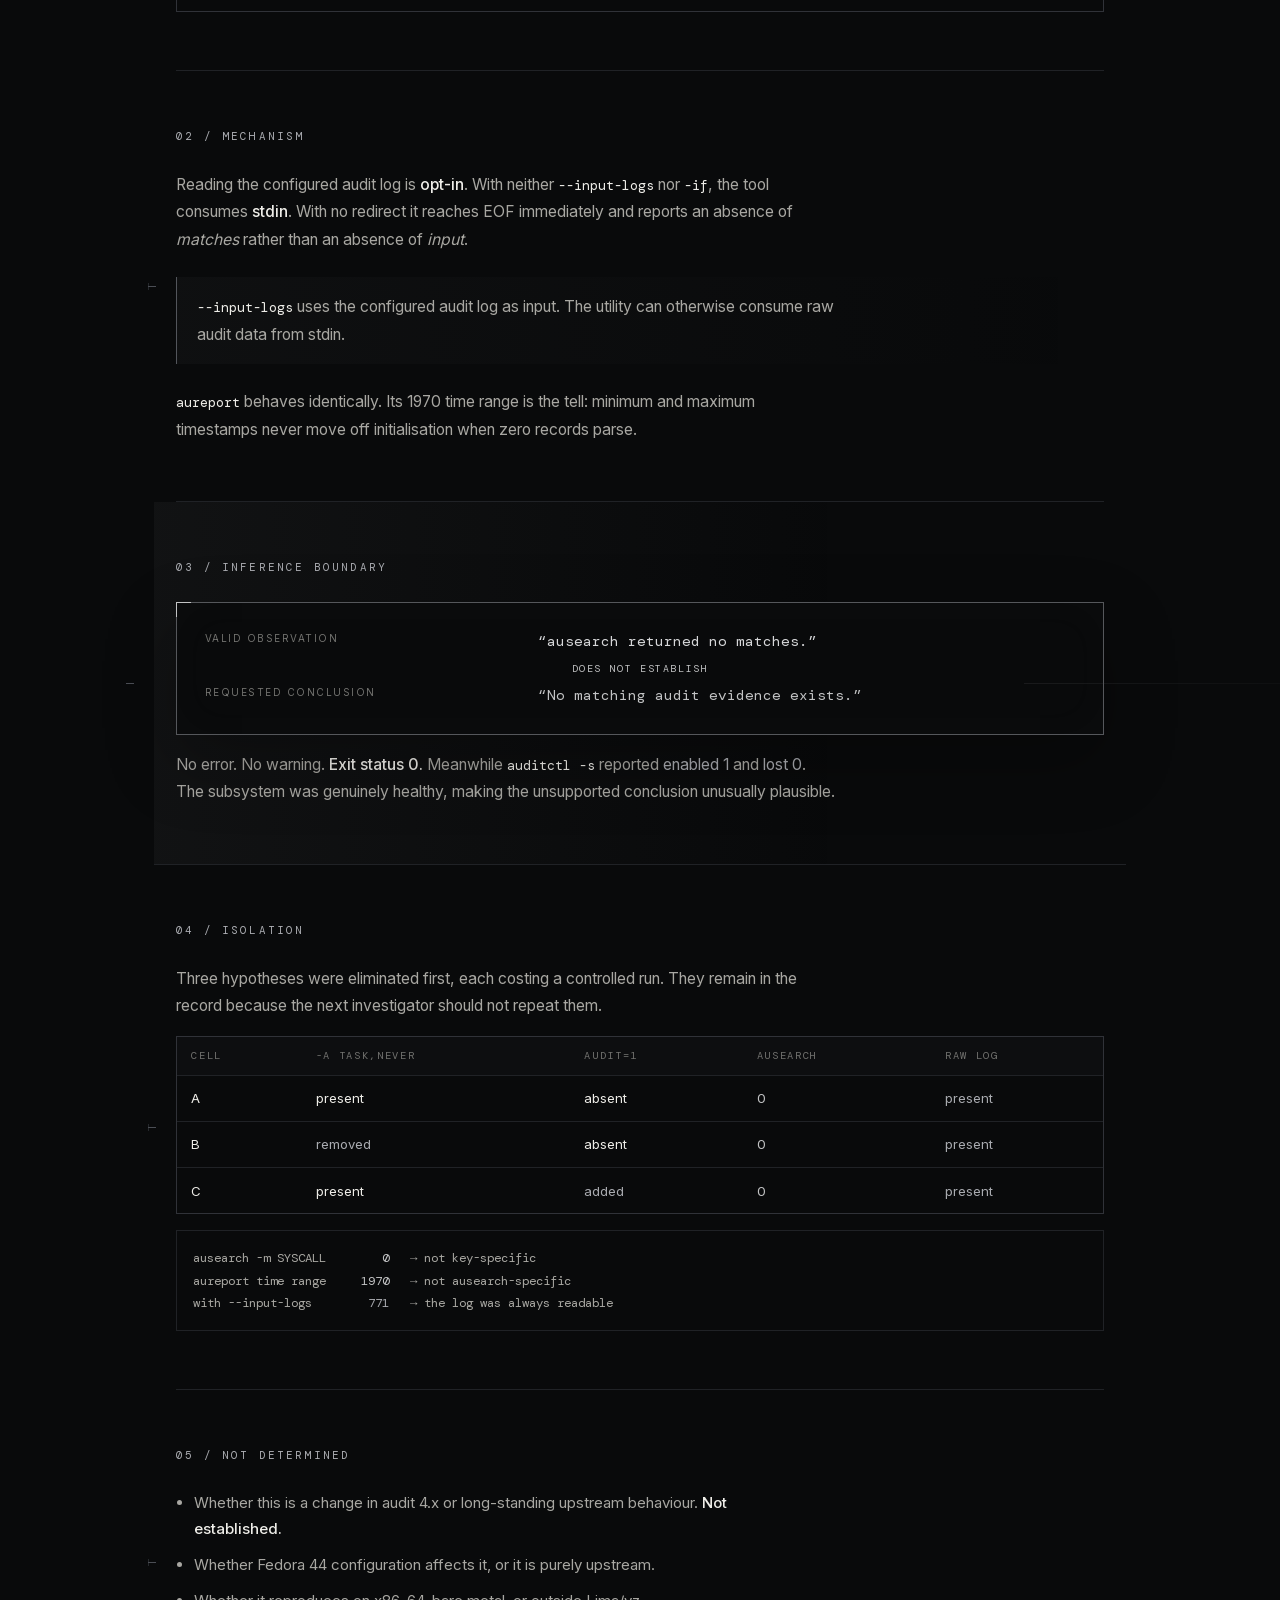
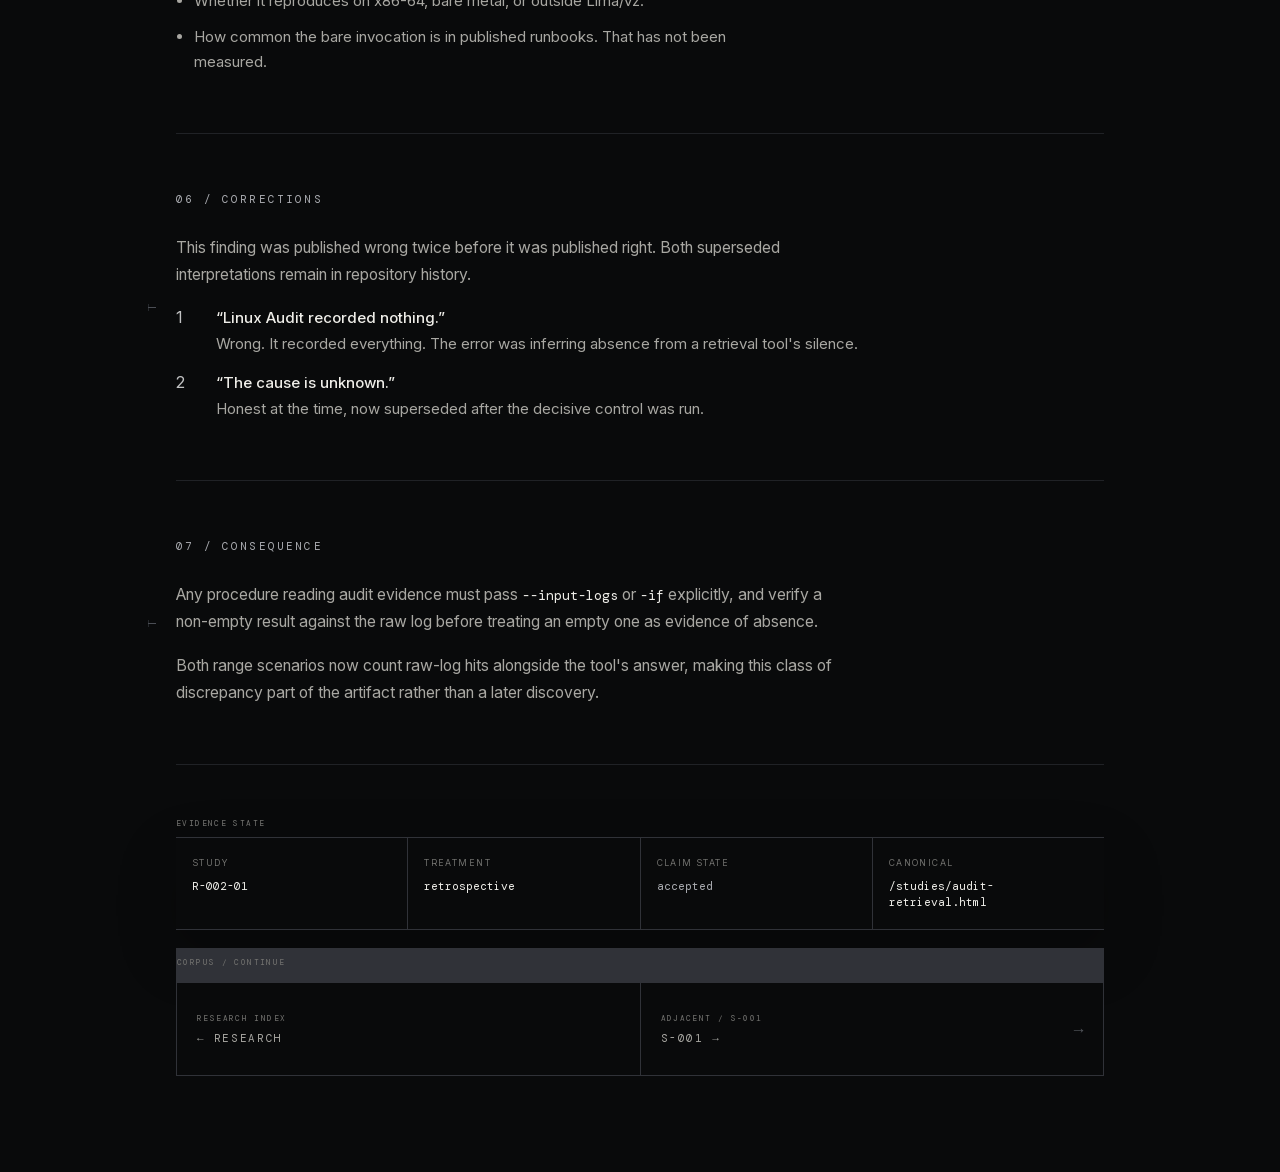
<file: studies/audit-retrieval.html>
<!doctype html>
<html lang="en"><head><meta charset="utf-8"><meta name="viewport" content="width=device-width, initial-scale=1"><title>R-002 · Retrieval is not absence — Ghalvera</title><meta name="description" content="A valid empty audit search returned exit 0 while the evidence existed. R-002 isolates the retrieval boundary."><meta name="color-scheme" content="dark"><link rel="canonical" href="https://ghalvera.github.io/studies/audit-retrieval.html"><link rel="icon" href="../favicon.svg" type="image/svg+xml"><link rel="stylesheet" href="../styles.css"><link rel="stylesheet" href="study.css"><link rel="stylesheet" href="continuity.css"><meta property="og:title" content="R-002 · Retrieval is not absence — Ghalvera"><meta property="og:description" content="The tool said there was no evidence. The evidence was there."><meta property="og:type" content="article"><meta property="og:url" content="https://ghalvera.github.io/studies/audit-retrieval.html"><meta property="og:image" content="https://ghalvera.github.io/og.png"><meta name="twitter:card" content="summary_large_image"></head><body><a class="skip" href="#main">Skip to content</a><header class="bar"><div class="shell"><a class="brand" href="../">ghalvera<span class="glyph">/</span></a><nav aria-label="Primary"><a href="./">research</a><a href="../#research">model</a><a href="../#method" data-opt>method</a></nav></div></header><main class="study" id="main"><div class="shell"><nav class="crumb" aria-label="Breadcrumb"><a href="./">Research</a> <span>/</span> <span>R-002-01</span></nav><header class="study-head"><div class="study-tags"><span class="pill ok">accepted</span><span class="pill">retrieval</span><span class="pill">17 aug 2026</span></div><p class="study-overline">R-002-01 / RETROSPECTIVE MOTIVATING SPECIMEN</p><h1>The tool said there was no evidence.<br><span class="x">The evidence was there.</span></h1><p class="study-lede"><code>ausearch -k &lt;key&gt;</code> returned <em>no matches</em> and exited 0. The same configured log, read explicitly, returned 186 parsed matches. A raw search found 192 keyed lines.</p><div class="finding-strip" aria-label="Finding summary"><div><span>DECLARED QUERY</span><b class="bad">0</b><small>matches / exit 0</small></div><i>≠</i><div><span>EXPLICIT LOG INPUT</span><b>186</b><small>parsed matches</small></div><i>≠</i><div><span>RAW RECORD</span><b>192</b><small>keyed lines</small></div></div><p class="finding-line">RETRIEVAL <span>≠</span> ABSENCE</p><dl class="factbar"><div><dt>substrate</dt><dd>Fedora 44 · kernel 6.19.10 · aarch64</dd></div><div><dt>audit</dt><dd>4.1.4</dd></div><div><dt>state</dt><dd>accepted / retrospective</dd></div></dl></header><section class="block"><h2>01 / Result</h2><div class="tbl" role="region" tabindex="0" aria-label="Audit retrieval results; scroll horizontally on narrow screens"><table><thead><tr><th>invocation</th><th>records returned</th></tr></thead><tbody><tr><td>ausearch -k ghalvera_exec</td><td class="r">0 — “no matches”, exit 0</td></tr><tr><td>ausearch -m SYSCALL</td><td class="r">0</td></tr><tr><td>ausearch --start today / --start recent / no bound</td><td class="r">0</td></tr><tr><td>aureport --summary</td><td class="r">time range 01/01/1970 – 01/01/1970</td></tr><tr><td>ausearch <b>--input-logs</b> -k ghalvera_exec</td><td class="g">186</td></tr><tr><td>ausearch <b>-if &lt;log&gt;</b> -m SYSCALL</td><td class="g">771</td></tr><tr><td>aureport <b>--input-logs</b> --summary</td><td class="g">08/15/2026 – 08/17/2026</td></tr><tr><td>grep on the same file, same moment</td><td class="g">192</td></tr></tbody></table></div></section><section class="block"><h2>02 / Mechanism</h2><p>Reading the configured audit log is <strong>opt-in</strong>. With neither <code>--input-logs</code> nor <code>-if</code>, the tool consumes <strong>stdin</strong>. With no redirect it reaches EOF immediately and reports an absence of <em>matches</em> rather than an absence of <em>input</em>.</p><blockquote><p><code>--input-logs</code> uses the configured audit log as input. The utility can otherwise consume raw audit data from stdin.</p></blockquote><p><code>aureport</code> behaves identically. Its 1970 time range is the tell: minimum and maximum timestamps never move off initialisation when zero records parse.</p></section><section class="block warn-block"><h2>03 / Inference boundary</h2><div class="boundary-statement"><span>VALID OBSERVATION</span><strong>“ausearch returned no matches.”</strong><i>does not establish</i><span>REQUESTED CONCLUSION</span><strong class="x">“No matching audit evidence exists.”</strong></div><p>No error. No warning. <strong>Exit status 0.</strong> Meanwhile <code>auditctl -s</code> reported <span class="held">enabled 1</span> and <span class="held">lost 0</span>. The subsystem was genuinely healthy, making the unsupported conclusion unusually plausible.</p></section><section class="block"><h2>04 / Isolation</h2><p>Three hypotheses were eliminated first, each costing a controlled run. They remain in the record because the next investigator should not repeat them.</p><div class="tbl" role="region" tabindex="0" aria-label="Audit hypothesis cells; scroll horizontally on narrow screens"><table><thead><tr><th>cell</th><th>-a task,never</th><th>audit=1</th><th>ausearch</th><th>raw log</th></tr></thead><tbody><tr><td>A</td><td>present</td><td>absent</td><td class="r">0</td><td class="g">present</td></tr><tr><td>B</td><td class="g">removed</td><td>absent</td><td class="r">0</td><td class="g">present</td></tr><tr><td>C</td><td>present</td><td class="g">added</td><td class="r">0</td><td class="g">present</td></tr></tbody></table></div><pre>ausearch -m SYSCALL        <span class="pr">0</span>   → not key-specific
aureport time range     <span class="pr">1970</span>   → not ausearch-specific
with --input-logs        <span class="ok">771</span>   → the log was always readable</pre></section><section class="block"><h2>05 / Not determined</h2><ul class="limits"><li>Whether this is a change in audit 4.x or long-standing upstream behaviour. <strong>Not established.</strong></li><li>Whether Fedora 44 configuration affects it, or it is purely upstream.</li><li>Whether it reproduces on x86-64, bare metal, or outside Lima/vz.</li><li>How common the bare invocation is in published runbooks. That has not been measured.</li></ul></section><section class="block"><h2>06 / Corrections</h2><p>This finding was published wrong twice before it was published right. Both superseded interpretations remain in repository history.</p><ol class="corrections"><li><span class="cn">1</span><div><strong>“Linux Audit recorded nothing.”</strong>Wrong. It recorded everything. The error was inferring absence from a retrieval tool's silence.</div></li><li><span class="cn">2</span><div><strong>“The cause is unknown.”</strong>Honest at the time, now superseded after the decisive control was run.</div></li></ol></section><section class="block"><h2>07 / Consequence</h2><p>Any procedure reading audit evidence must pass <code>--input-logs</code> or <code>-if</code> explicitly, and verify a non-empty result against the raw log before treating an empty one as evidence of absence.</p><p>Both range scenarios now count raw-log hits alongside the tool's answer, making this class of discrepancy part of the artifact rather than a later discovery.</p></section><section class="provenance" aria-label="Publication provenance"><div><span>study</span><b>R-002-01</b></div><div><span>treatment</span><b>retrospective</b></div><div><span>claim state</span><b class="state-held">accepted</b></div><div><span>canonical</span><a href="https://ghalvera.github.io/studies/audit-retrieval.html">/studies/audit-retrieval.html</a></div></section><footer class="study-foot"><a class="btn q" href="./">← Research</a><a class="btn q" href="decision-invariance.html">S-001 →</a></footer></div></main></body></html>
</file>
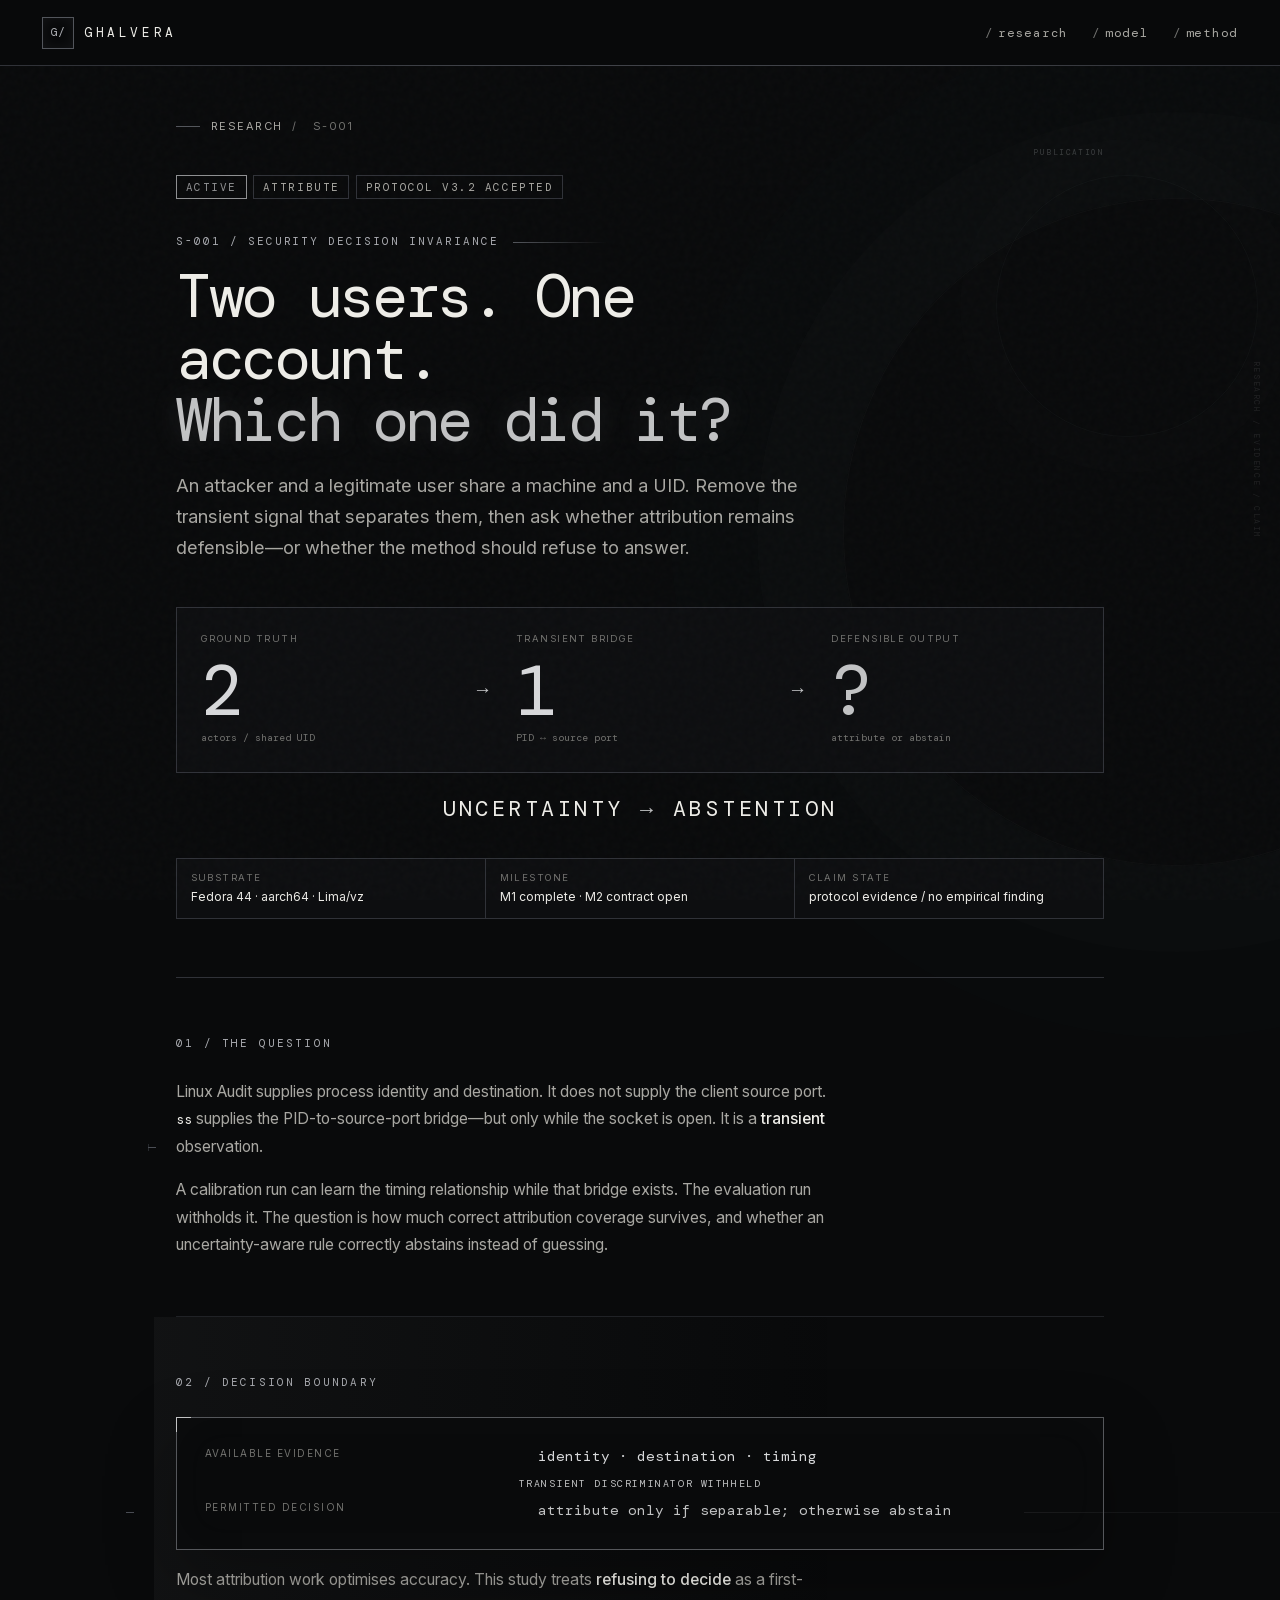
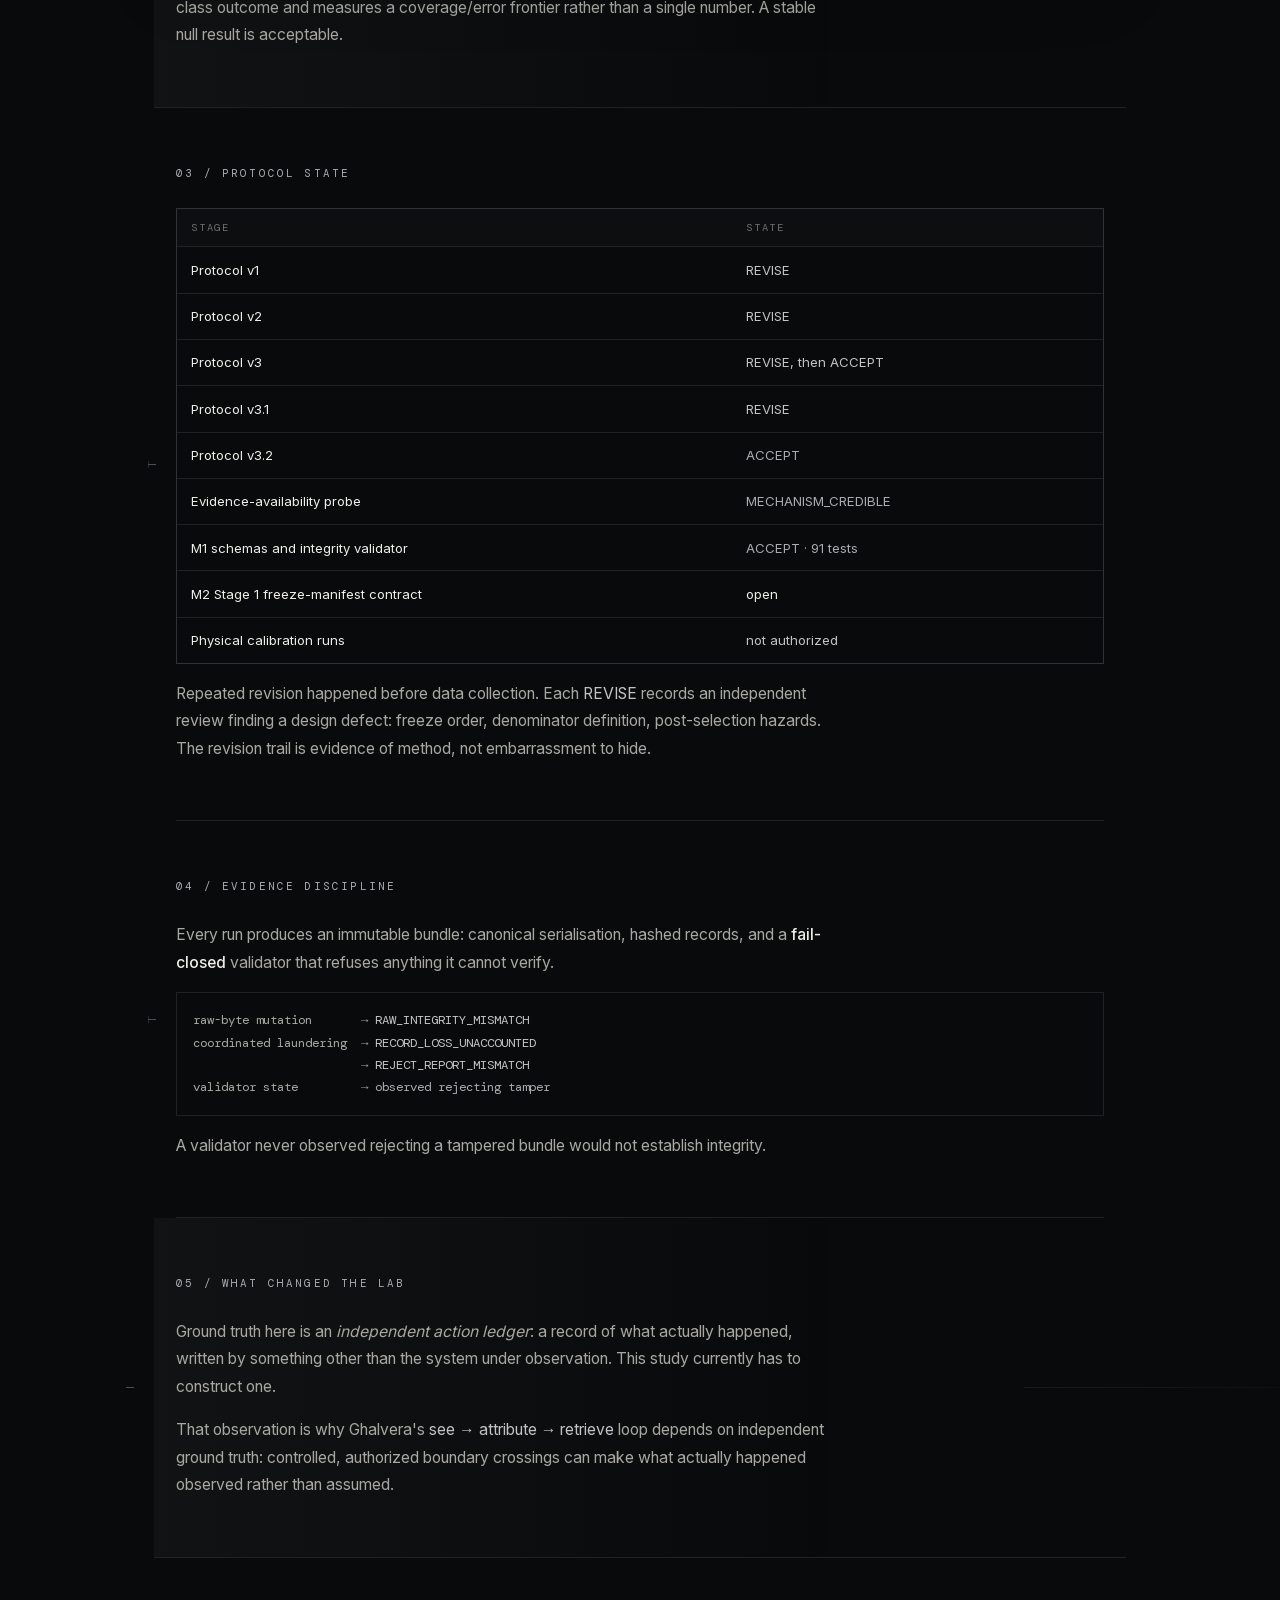
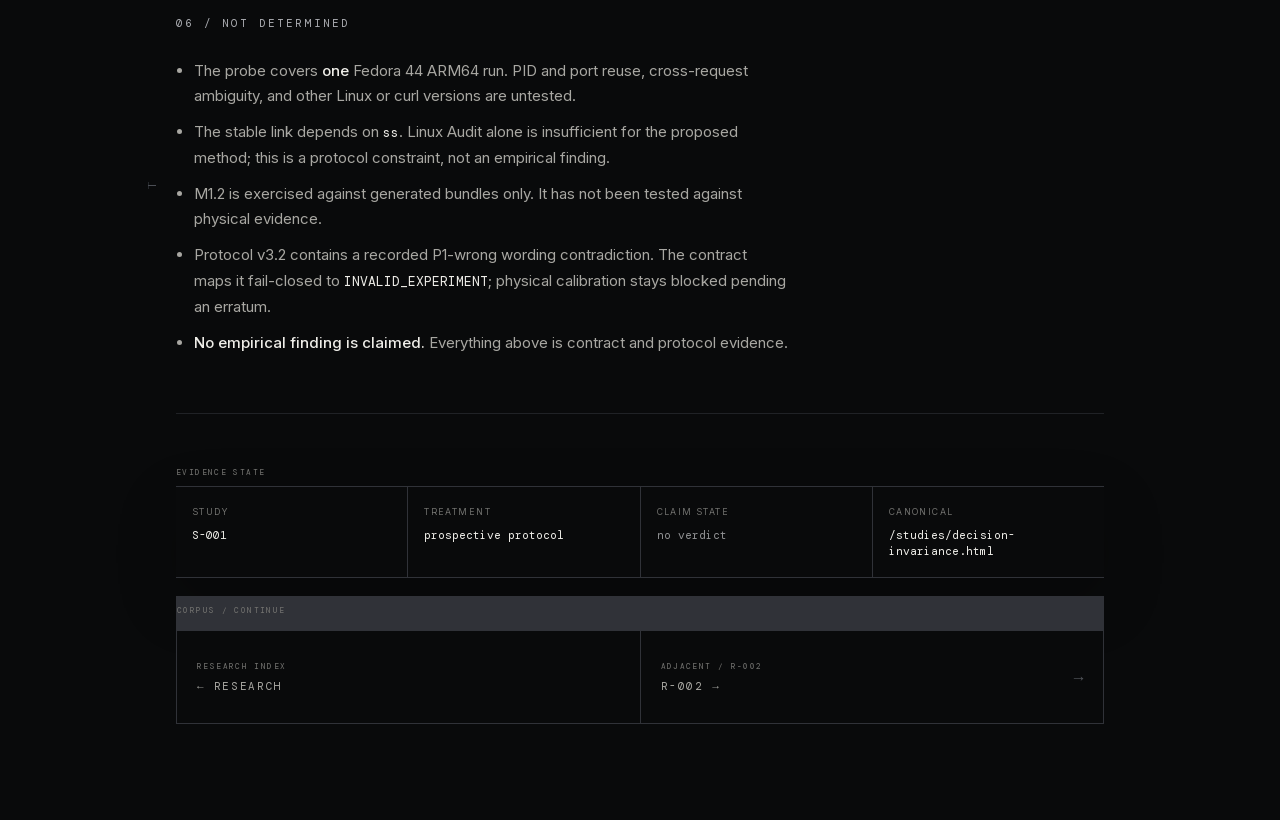
<file: studies/decision-invariance.html>
<!doctype html><html lang="en"><head><meta charset="utf-8"><meta name="viewport" content="width=device-width,initial-scale=1"><title>S-001 · Security decision invariance — Ghalvera</title><meta name="description" content="When the transient process-to-action link disappears, does attribution remain defensible—or should the method refuse to answer?"><meta name="color-scheme" content="dark"><link rel="canonical" href="https://ghalvera.github.io/studies/decision-invariance.html"><link rel="icon" href="../favicon.svg" type="image/svg+xml"><link rel="stylesheet" href="../styles.css"><link rel="stylesheet" href="study.css"><link rel="stylesheet" href="continuity.css"><meta property="og:title" content="S-001 · Security decision invariance — Ghalvera"><meta property="og:description" content="Two users. One account. Which one did it?"><meta property="og:type" content="article"><meta property="og:url" content="https://ghalvera.github.io/studies/decision-invariance.html"><meta property="og:image" content="https://ghalvera.github.io/og.png"><meta name="twitter:card" content="summary_large_image"></head><body><a class="skip" href="#main">Skip to content</a><header class="bar"><div class="shell"><a class="brand" href="../">ghalvera<span class="glyph">/</span></a><nav aria-label="Primary"><a href="./">research</a><a href="../#research">model</a><a href="../#method" data-opt>method</a></nav></div></header><main class="study" id="main"><div class="shell"><nav class="crumb" aria-label="Breadcrumb"><a href="./">Research</a> <span>/</span> <span>S-001</span></nav><header class="study-head"><div class="study-tags"><span class="pill live">active</span><span class="pill">attribute</span><span class="pill">protocol v3.2 accepted</span></div><p class="study-overline">S-001 / SECURITY DECISION INVARIANCE</p><h1>Two users. One account.<br><span class="x">Which one did it?</span></h1><p class="study-lede">An attacker and a legitimate user share a machine and a UID. Remove the transient signal that separates them, then ask whether attribution remains defensible—or whether the method should refuse to answer.</p><div class="finding-strip"><div><span>GROUND TRUTH</span><b>2</b><small>actors / shared UID</small></div><i>→</i><div><span>TRANSIENT BRIDGE</span><b>1</b><small>PID ↔ source port</small></div><i>→</i><div><span>DEFENSIBLE OUTPUT</span><b class="bad">?</b><small>attribute or abstain</small></div></div><p class="finding-line">UNCERTAINTY <span>→</span> ABSTENTION</p><dl class="factbar"><div><dt>substrate</dt><dd>Fedora 44 · aarch64 · Lima/vz</dd></div><div><dt>milestone</dt><dd>M1 complete · M2 contract open</dd></div><div><dt>claim state</dt><dd>protocol evidence / no empirical finding</dd></div></dl></header><section class="block"><h2>01 / The question</h2><p>Linux Audit supplies process identity and destination. It does not supply the client source port. <code>ss</code> supplies the PID-to-source-port bridge—but only while the socket is open. It is a <strong>transient</strong> observation.</p><p>A calibration run can learn the timing relationship while that bridge exists. The evaluation run withholds it. The question is how much correct attribution coverage survives, and whether an uncertainty-aware rule correctly abstains instead of guessing.</p></section><section class="block warn-block"><h2>02 / Decision boundary</h2><div class="boundary-statement"><span>AVAILABLE EVIDENCE</span><strong>identity · destination · timing</strong><i>transient discriminator withheld</i><span>PERMITTED DECISION</span><strong class="x">attribute only if separable; otherwise abstain</strong></div><p>Most attribution work optimises accuracy. This study treats <strong>refusing to decide</strong> as a first-class outcome and measures a coverage/error frontier rather than a single number. A stable null result is acceptable.</p></section><section class="block"><h2>03 / Protocol state</h2><div class="tbl" role="region" tabindex="0" aria-label="Protocol and implementation states; scroll horizontally on narrow screens"><table><thead><tr><th>stage</th><th>state</th></tr></thead><tbody><tr><td>Protocol v1</td><td class="r">REVISE</td></tr><tr><td>Protocol v2</td><td class="r">REVISE</td></tr><tr><td>Protocol v3</td><td class="r">REVISE, then ACCEPT</td></tr><tr><td>Protocol v3.1</td><td class="r">REVISE</td></tr><tr><td>Protocol v3.2</td><td class="g">ACCEPT</td></tr><tr><td>Evidence-availability probe</td><td class="g">MECHANISM_CREDIBLE</td></tr><tr><td>M1 schemas and integrity validator</td><td class="g">ACCEPT · 91 tests</td></tr><tr><td>M2 Stage 1 freeze-manifest contract</td><td>open</td></tr><tr><td>Physical calibration runs</td><td class="r">not authorized</td></tr></tbody></table></div><p>Repeated revision happened before data collection. Each <span class="x">REVISE</span> records an independent review finding a design defect: freeze order, denominator definition, post-selection hazards. The revision trail is evidence of method, not embarrassment to hide.</p></section><section class="block"><h2>04 / Evidence discipline</h2><p>Every run produces an immutable bundle: canonical serialisation, hashed records, and a <strong>fail-closed</strong> validator that refuses anything it cannot verify.</p><pre>raw-byte mutation       → <span class="pr">RAW_INTEGRITY_MISMATCH</span>
coordinated laundering  → <span class="pr">RECORD_LOSS_UNACCOUNTED</span>
                        → <span class="pr">REJECT_REPORT_MISMATCH</span>
validator state         → <span class="ok">observed rejecting tamper</span></pre><p>A validator never observed rejecting a tampered bundle would not establish integrity.</p></section><section class="block warn-block"><h2>05 / What changed the lab</h2><p>Ground truth here is an <em>independent action ledger</em>: a record of what actually happened, written by something other than the system under observation. This study currently has to construct one.</p><p>That observation is why Ghalvera's <span class="x">see → attribute → retrieve</span> loop depends on independent ground truth: controlled, authorized boundary crossings can make what actually happened observed rather than assumed.</p></section><section class="block"><h2>06 / Not determined</h2><ul class="limits"><li>The probe covers <strong>one</strong> Fedora 44 ARM64 run. PID and port reuse, cross-request ambiguity, and other Linux or curl versions are untested.</li><li>The stable link depends on <code>ss</code>. Linux Audit alone is insufficient for the proposed method; this is a protocol constraint, not an empirical finding.</li><li>M1.2 is exercised against generated bundles only. It has not been tested against physical evidence.</li><li>Protocol v3.2 contains a recorded P1-wrong wording contradiction. The contract maps it fail-closed to <code>INVALID_EXPERIMENT</code>; physical calibration stays blocked pending an erratum.</li><li><strong>No empirical finding is claimed.</strong> Everything above is contract and protocol evidence.</li></ul></section><section class="provenance" aria-label="Publication provenance"><div><span>study</span><b>S-001</b></div><div><span>treatment</span><b>prospective protocol</b></div><div><span>claim state</span><b class="state-open">no verdict</b></div><div><span>canonical</span><a href="https://ghalvera.github.io/studies/decision-invariance.html">/studies/decision-invariance.html</a></div></section><footer class="study-foot"><a class="btn q" href="./">← Research</a><a class="btn q" href="audit-retrieval.html">R-002 →</a></footer></div></main></body></html>
</file>
<file: styles.css>
@font-face{font-family:NewsreaderDisplay;src:url("assets/fonts/newsreader-display-300.woff2") format("woff2");font-style:normal;font-weight:300;font-display:swap}
@font-face{font-family:NewsreaderText;src:url("assets/fonts/newsreader-text-300.woff2") format("woff2");font-style:normal;font-weight:300;font-display:swap}
@font-face{font-family:Inter;src:url("assets/fonts/inter-latin.woff2") format("woff2");font-style:normal;font-weight:400 800;font-display:swap}
@font-face{font-family:DMMono;src:url("assets/fonts/dm-mono-latin.woff2") format("woff2");font-style:normal;font-weight:400;font-display:swap}

:root{
  color-scheme:dark light;
  --void:light-dark(#f1efe9,#090a0b);
  --ground:light-dark(#ebe9e3,#0d0e10);
  --raised:light-dark(#f7f5ef,#121316);
  --ink:light-dark(#1a1b1d,#eeede8);
  --ink-2:light-dark(#5f605e,#a8a7a2);
  --ink-3:light-dark(#858580,#72726f);
  --line:light-dark(#d5d2ca,#202226);
  --line-2:light-dark(#c4c1b9,#303238);
  --line-3:light-dark(#9e9d98,#4b4e55);
  --paper:light-dark(#1a1b1d,#eeede8);
  --paper-ink:light-dark(#f1efe9,#111214);
  --held:light-dark(#55575a,#a9abb0);
  --held-lit:light-dark(#1f2022,#d7d8da);
  --held-dim:light-dark(#a7a5a0,#52555b);
  --crossed:light-dark(#414245,#c2c3c4);
  --crossed-dim:light-dark(#aaa8a3,#55575b);
  --v-sufficient:light-dark(#2d2f31,#d7d8da);
  --v-insufficient:light-dark(#55575a,#b9babc);
  --v-separable:light-dark(#737474,#97999d);
  --v-invalid:light-dark(#969691,#6a6c70);
  --pending:light-dark(#737474,#8f9092);
  --serif-display:NewsreaderDisplay,ui-serif,Georgia,"Times New Roman",serif;
  --serif:NewsreaderText,ui-serif,Georgia,"Times New Roman",serif;
  --sans:Inter,-apple-system,BlinkMacSystemFont,"Segoe UI",sans-serif;
  --mono:DMMono,ui-monospace,SFMono-Regular,Menlo,Consolas,monospace;
  --gutter:max(24px,calc((100vw - 1480px)/2));
  --ease:cubic-bezier(.2,.8,.2,1);
}

:root[data-theme="light"]{color-scheme:light}
:root[data-theme="dark"]{color-scheme:dark}

*{box-sizing:border-box}
html{scroll-behavior:smooth;-webkit-text-size-adjust:100%;background:var(--void)}
body{margin:0;background:var(--void);color:var(--ink);font-family:var(--sans);font-size:16px;line-height:1.55;-webkit-font-smoothing:antialiased;overflow-x:clip;transition:background-color .35s var(--ease),color .35s var(--ease)}
body::before{content:"";position:fixed;inset:0;z-index:10;pointer-events:none;opacity:.32;background-image:url("data:image/svg+xml,%3Csvg viewBox='0 0 180 180' xmlns='http://www.w3.org/2000/svg'%3E%3Cfilter id='n'%3E%3CfeTurbulence type='fractalNoise' baseFrequency='.85' numOctaves='2' stitchTiles='stitch'/%3E%3C/filter%3E%3Crect width='100%25' height='100%25' filter='url(%23n)' opacity='.07'/%3E%3C/svg%3E")}
a{color:inherit}
button{color:inherit}
::selection{background:var(--ink);color:var(--void)}
:focus-visible{outline:1px solid var(--ink);outline-offset:5px}
.sr-only{position:absolute!important;width:1px!important;height:1px!important;padding:0!important;margin:-1px!important;overflow:hidden!important;clip:rect(0,0,0,0)!important;white-space:nowrap!important;border:0!important}
.skip{position:fixed;left:18px;top:18px;z-index:100;padding:10px 14px;background:var(--paper);color:var(--paper-ink);font:400 .72rem var(--mono);text-transform:uppercase;letter-spacing:.1em;transform:translateY(-180%);transition:transform .2s}
.skip:focus{transform:none}

.site-header{height:74px;padding:0 var(--gutter);border-bottom:1px solid var(--line);display:grid;grid-template-columns:1fr auto 1fr;align-items:center;position:relative;z-index:20;background:color-mix(in srgb,var(--void) 93%,transparent);backdrop-filter:blur(14px)}
.identity{display:inline-flex;align-items:center;gap:14px;width:max-content;min-height:44px;text-decoration:none}
.identity span{font:300 1.2rem var(--serif);letter-spacing:-.02em}
.identity b{font:600 .66rem var(--sans);letter-spacing:.2em}
.site-header nav{display:flex;align-items:center;gap:clamp(24px,3vw,46px)}
.site-header nav a,.theme-toggle{font:400 .62rem var(--mono);letter-spacing:.12em;text-transform:uppercase;text-decoration:none;color:var(--ink-2);transition:color .2s}
.site-header nav a{position:relative;padding:27px 0}
.site-header nav a::after{content:"";position:absolute;left:0;right:100%;bottom:21px;height:1px;background:var(--ink);transition:right .25s var(--ease)}
.site-header nav a:hover,.site-header nav a:focus-visible,.theme-toggle:hover{color:var(--ink)}
.site-header nav a:hover::after,.site-header nav a:focus-visible::after{right:0}
.theme-toggle{justify-self:end;min-width:44px;min-height:44px;border:0;background:none;padding:8px 0;display:flex;align-items:center;justify-content:flex-end;gap:10px;cursor:pointer}
.theme-toggle i{width:24px;height:12px;border:1px solid var(--line-3);border-radius:20px;position:relative}
.theme-toggle i::after{content:"";position:absolute;width:6px;height:6px;top:2px;left:3px;border-radius:50%;background:var(--ink);transition:transform .25s var(--ease)}
.theme-toggle [data-theme-label]::before{content:"Light"}
:root[data-theme="light"] .theme-toggle i::after{transform:translateX(10px)}
:root[data-theme="light"] .theme-toggle [data-theme-label]::before{content:"Dark"}
@media(prefers-color-scheme:light){
  :root:not([data-theme="dark"]) .theme-toggle i::after{transform:translateX(10px)}
  :root:not([data-theme="dark"]) .theme-toggle [data-theme-label]::before{content:"Dark"}
}
.menu-toggle{display:none;border:0;background:none;padding:10px;cursor:pointer}

.hero{min-height:calc(100svh - 74px);position:relative;border-bottom:1px solid var(--line);display:flex;align-items:stretch;overflow:hidden}
.hero-inner{width:100%;padding:clamp(92px,10vh,150px) var(--gutter) clamp(60px,8vh,104px);position:relative;z-index:2;display:flex;flex-direction:column}
.eyebrow{margin:0 0 clamp(48px,7vh,88px);display:flex;gap:22px;align-items:center;font:400 .58rem var(--mono);letter-spacing:.16em;color:var(--ink-3)}
.eyebrow::before{content:"";width:28px;height:1px;background:var(--line-3)}
.eyebrow span{margin-left:auto}
.hero h1{max-width:1040px;margin:0;font:300 clamp(4.3rem,8.25vw,8.2rem)/.93 var(--serif-display);letter-spacing:-.038em;text-wrap:balance}
.hero-lower{display:grid;grid-template-columns:minmax(320px,660px) minmax(260px,380px);justify-content:space-between;gap:80px;margin-top:clamp(52px,8vh,92px)}
.hero-lede{margin:0;font:300 clamp(1.35rem,2vw,1.85rem)/1.42 var(--serif);color:var(--ink-2);text-wrap:pretty}
.hero-facts{margin:0;border-top:1px solid var(--line-2)}
.hero-facts div{display:grid;grid-template-columns:120px 1fr;gap:18px;padding:12px 0;border-bottom:1px solid var(--line)}
.hero-facts dt{font:400 .56rem var(--mono);letter-spacing:.1em;text-transform:uppercase;color:var(--ink-3)}
.hero-facts dd{margin:0;font-size:.78rem;color:var(--ink-2)}
.principle{margin:auto 0 0;padding-top:52px;font:300 1rem var(--serif);color:var(--ink-3)}
.principle span{color:var(--ink)}
.hero-field{position:absolute;inset:0;pointer-events:none;color:var(--ink)}
.hero-field svg{position:absolute;width:min(75vw,1100px);height:110%;right:-7%;top:-5%;opacity:.42}
.hero-field ellipse,.hero-field path{fill:none;stroke:currentColor;stroke-width:.8;vector-effect:non-scaling-stroke}
.hero-field .contours{opacity:.1}
.hero-field .trace{opacity:.07}
.hero-field .trace-secondary{opacity:.035}
.field-note{position:absolute;font:400 .5rem var(--mono);letter-spacing:.18em;color:var(--ink-3);opacity:.42}
.field-note-a{right:25%;top:23%}.field-note-b{right:7%;bottom:20%}

.ruled-section,.featured{padding:clamp(104px,9vw,156px) var(--gutter);border-bottom:1px solid var(--line)}
.ruled-section{display:grid;grid-template-columns:minmax(250px,.72fr) minmax(580px,1.48fr);gap:clamp(70px,9vw,150px)}
.section-rail>p:first-child,.feature-heading>p{margin:0 0 28px;font:400 .56rem var(--mono);letter-spacing:.17em;color:var(--ink-3)}
.section-rail h2,.feature-heading h2{margin:0;font:300 clamp(2.55rem,4.4vw,4.5rem)/1.02 var(--serif-display);letter-spacing:-.027em}
.section-intro{max-width:360px;margin:30px 0 0;color:var(--ink-2);font-size:.94rem;line-height:1.72}

.mission-grid{display:grid;grid-template-columns:repeat(3,1fr);border-top:1px solid var(--line-2)}
.mission-grid article{padding:24px 28px 28px 0;border-bottom:1px solid var(--line-2)}
.mission-grid article+article{padding-left:28px;border-left:1px solid var(--line)}
.mission-grid span,.area-index>li>span,.method-sequence span,.apparatus-register span,.publication-index>a>span,.publication-index>div>span{font:400 .54rem var(--mono);letter-spacing:.13em;color:var(--ink-3)}
.mission-grid h3{margin:54px 0 12px;font:300 1.65rem var(--serif)}
.mission-grid p{margin:0;color:var(--ink-2);font-size:.86rem;line-height:1.65}

.area-index{margin:0;padding:0;list-style:none;border-top:1px solid var(--line-2)}
.area-index li{display:grid;grid-template-columns:52px 1fr auto;align-items:center;gap:22px;min-height:120px;border-bottom:1px solid var(--line);position:relative;transition:padding .25s var(--ease)}
.area-index li::before{content:"";position:absolute;left:0;right:100%;bottom:-1px;height:1px;background:var(--ink);transition:right .35s var(--ease)}
.area-index li:hover{padding-left:12px}.area-index li:hover::before{right:0}
.area-index h3{margin:0;font:300 clamp(1.7rem,2.5vw,2.55rem) var(--serif)}
.area-index p{margin:5px 0 0;color:var(--ink-2);font-size:.87rem}
.area-index i{font:400 clamp(2.3rem,4vw,4.2rem)/1 var(--mono);letter-spacing:-.08em;color:var(--ink);opacity:.035}

.featured{background:var(--ground)}
.feature-heading{display:grid;grid-template-columns:1fr auto;align-items:end;margin-bottom:70px}
.feature-heading>p{grid-column:1/-1}
.feature-heading h2{max-width:980px}
.feature-heading>div{display:flex;flex-direction:column;align-items:flex-end;gap:5px;font:400 .54rem var(--mono);letter-spacing:.12em;color:var(--ink-3)}
.evidence-feature{display:grid;grid-template-columns:minmax(300px,.72fr) minmax(560px,1.28fr);min-height:650px;border-top:1px solid var(--line-2);border-bottom:1px solid var(--line-2);text-decoration:none}
.feature-story{padding:54px 52px 52px 0;display:flex;flex-direction:column;border-right:1px solid var(--line)}
.feature-story>p:first-child,.secondary-feature>div p{margin:0;font:400 .55rem var(--mono);letter-spacing:.15em;color:var(--ink-3)}
.feature-story h3{margin:84px 0 24px;font:300 clamp(2.4rem,4.2vw,4.5rem)/1.01 var(--serif-display);letter-spacing:-.028em}
.feature-story>p:not(:first-child){max-width:420px;margin:0;color:var(--ink-2);line-height:1.75}
.feature-story>span{margin-top:auto;width:max-content;padding-bottom:5px;border-bottom:1px solid var(--line-3);font:400 .65rem var(--mono);letter-spacing:.09em;text-transform:uppercase}
.feature-story>span b{font-weight:400;margin-left:18px}
.evidence-figure{position:relative;overflow:hidden;min-height:650px;background:linear-gradient(145deg,color-mix(in srgb,var(--ink) 2%,transparent),transparent 50%)}
.evidence-figure::before,.evidence-figure::after{content:"";position:absolute;background:var(--line)}
.evidence-figure::before{left:41%;top:0;bottom:0;width:1px}.evidence-figure::after{left:41%;right:0;top:50%;height:1px}
.evidence-lines{position:absolute;inset:9% 6%;display:flex;flex-direction:column;justify-content:space-between;opacity:.14;transform:skewY(-5deg)}
.evidence-lines i{height:1px;background:linear-gradient(90deg,transparent,var(--ink-3) 12%,var(--ink-3) 72%,transparent)}
.measure{position:absolute;display:flex;flex-direction:column}
.measure b{font:300 clamp(5rem,9vw,9.5rem)/.8 var(--serif-display);letter-spacing:-.06em}
.measure span{margin-top:16px;font:400 .55rem var(--mono);letter-spacing:.15em;text-transform:uppercase;color:var(--ink-3)}
.measure.zero{left:9%;top:35%}.measure.zero b{color:var(--ink-3)}
.measure.parsed{left:51%;top:16%}.measure.raw{left:51%;top:60%}
.evidence-figure>p{position:absolute;right:5%;bottom:4%;margin:0;font:400 .5rem var(--mono);letter-spacing:.12em;color:var(--ink-3)}
.secondary-feature{display:grid;grid-template-columns:.9fr 1.2fr auto;align-items:center;gap:70px;padding:34px 0;border-bottom:1px solid var(--line-2);text-decoration:none;transition:padding .25s var(--ease)}
.secondary-feature:hover{padding-left:12px}
.secondary-feature h3{margin:8px 0 0;font:300 1.65rem var(--serif)}
.secondary-feature>p{margin:0;color:var(--ink-2);font-size:.86rem;line-height:1.65}
.secondary-feature strong{font:400 .58rem var(--mono);letter-spacing:.12em;color:var(--ink-2)}
.secondary-feature strong span{margin-left:16px}

.method-sequence{display:grid;grid-template-columns:1fr 72px 1fr 72px 1fr;align-items:start;border-top:1px solid var(--line-2);padding-top:25px}
.method-sequence>i{height:1px;background:var(--line-2);margin-top:84px;position:relative}
.method-sequence>i::after{content:"";position:absolute;right:0;top:-3px;width:7px;height:7px;border-top:1px solid var(--line-3);border-right:1px solid var(--line-3);transform:rotate(45deg)}
.method-sequence article{padding-right:20px}
.method-sequence h3{margin:45px 0 14px;font:300 clamp(2.1rem,3.2vw,3.2rem) var(--serif-display)}
.method-sequence p{max-width:220px;margin:0;color:var(--ink-2);font-size:.82rem;line-height:1.65}

.apparatus-register{border-top:1px solid var(--line-2)}
.apparatus-register>*{display:grid;grid-template-columns:130px minmax(160px,.65fr) 1fr 1fr;align-items:center;gap:28px;min-height:116px;border-bottom:1px solid var(--line);text-decoration:none;transition:padding .25s var(--ease)}
.apparatus-register>*:hover{padding-left:12px}
.apparatus-register h3{margin:0;font:300 1.8rem var(--serif)}
.apparatus-register h3 b{font:300 1rem var(--serif);margin-left:8px}
.apparatus-register p,.apparatus-register small{margin:0;color:var(--ink-2);font-size:.82rem;line-height:1.6}
.apparatus-register small{color:var(--ink-3)}

.text-link{display:inline-block;margin-top:34px;padding-bottom:5px;border-bottom:1px solid var(--line-3);font:400 .62rem var(--mono);letter-spacing:.11em;text-transform:uppercase;text-decoration:none}
.text-link span{margin-left:16px}
.publication-index{border-top:1px solid var(--line-2)}
.publication-index>a,.publication-index>div{display:grid;grid-template-columns:90px 1fr 100px 90px;align-items:center;gap:30px;min-height:108px;border-bottom:1px solid var(--line);text-decoration:none}
.publication-index h3{margin:0;font:300 1.5rem var(--serif)}
.publication-index p{margin:5px 0 0;color:var(--ink-3);font-size:.78rem}
.publication-index time,.publication-index strong{font:400 .52rem var(--mono);letter-spacing:.1em;color:var(--ink-3)}
.publication-index strong{font-weight:400;text-align:right}

.about{background:var(--ground)}
.about-copy>p{max-width:800px;margin:0 0 70px;font:300 clamp(1.8rem,3.1vw,3rem)/1.32 var(--serif);letter-spacing:-.015em}
.about-copy dl{margin:0;border-top:1px solid var(--line-2)}
.about-copy dl div{display:grid;grid-template-columns:140px 1fr;gap:24px;padding:14px 0;border-bottom:1px solid var(--line)}
.about-copy dt{font:400 .54rem var(--mono);letter-spacing:.11em;text-transform:uppercase;color:var(--ink-3)}
.about-copy dd{margin:0;color:var(--ink-2);font-size:.82rem}

.site-footer{min-height:210px;padding:50px var(--gutter);display:grid;grid-template-columns:1fr 1.2fr 1.2fr auto;align-items:end;gap:50px}
.footer-mark{font:300 3rem var(--serif-display);text-decoration:none}
.site-footer p,.site-footer>span{margin:0;font:400 .52rem var(--mono);letter-spacing:.15em;color:var(--ink-3)}
.site-footer nav{display:flex;gap:24px}.site-footer nav a{min-height:44px;display:inline-flex;align-items:center;padding:0 4px;font-size:.75rem;text-decoration:none;color:var(--ink-2)}

/* Shared study-page primitives retained below the flagship system. */
.shell{width:min(1160px,calc(100% - 44px));margin:0 auto}.bar{border-bottom:1px solid var(--line);background:var(--void)}.bar .shell{height:62px;display:flex;align-items:center;justify-content:space-between}.brand{font:600 .82rem var(--mono);letter-spacing:.08em;text-decoration:none}.glyph,.x{color:var(--ink)}.bar nav{display:flex;gap:24px}.bar nav a{font:400 .66rem var(--mono);text-decoration:none;color:var(--ink-2)}.btn{display:inline-flex;min-height:42px;align-items:center;padding:0 18px;border:1px solid var(--line-2);font:400 .66rem var(--mono);text-decoration:none}.q{background:transparent}

@media(max-width:1100px){
  :root{--gutter:34px}.site-header{grid-template-columns:1fr auto auto;gap:24px}.hero h1{font-size:clamp(4rem,9.4vw,7rem)}.ruled-section{grid-template-columns:1fr;gap:70px}.section-rail{display:grid;grid-template-columns:170px 1fr;column-gap:30px}.section-rail>p:first-child{grid-column:1}.section-rail h2{grid-column:2}.section-rail .section-intro,.section-rail .text-link{grid-column:2}.evidence-feature{grid-template-columns:1fr}.feature-story{min-height:460px;border-right:0;border-bottom:1px solid var(--line);padding-right:0}.evidence-figure{min-height:580px}.apparatus-register>*{grid-template-columns:110px .65fr 1fr}.apparatus-register small{grid-column:2/-1;padding-bottom:16px}.site-footer{grid-template-columns:1fr 1fr}.site-footer nav{justify-self:end}.site-footer>span{justify-self:end}
}

@media(max-width:760px){
  :root{--gutter:20px}.site-header{height:64px;grid-template-columns:1fr auto auto}.identity b{display:none}.site-header nav{position:absolute;left:0;right:0;top:64px;padding:16px var(--gutter) 22px;background:var(--void);border-bottom:1px solid var(--line);display:flex;justify-content:space-between;gap:12px}.site-header.js-ready nav{display:none}.site-header.js-ready.is-open nav{display:flex}.site-header nav a{padding:8px 0;font-size:.55rem}.site-header nav a::after{bottom:2px}.menu-toggle{display:none}.site-header.js-ready .menu-toggle{display:block}.menu-toggle i{display:block;width:18px;height:1px;background:var(--ink);transition:transform .2s}.menu-toggle i+i{margin-top:5px}.site-header.is-open .menu-toggle i:first-of-type{transform:translateY(3px) rotate(45deg)}.site-header.is-open .menu-toggle i:last-of-type{transform:translateY(-3px) rotate(-45deg)}.theme-toggle span{display:none}.hero{min-height:auto}.hero-inner{padding-top:78px;padding-bottom:54px}.eyebrow{margin-bottom:52px;align-items:flex-start;line-height:1.5}.eyebrow::before{margin-top:5px}.eyebrow span{max-width:90px;text-align:right}.hero h1{font-size:clamp(3.55rem,17vw,5.5rem);line-height:.93}.hero-lower{grid-template-columns:1fr;gap:42px;margin-top:56px}.hero-lede{font-size:1.35rem}.hero-facts div{grid-template-columns:105px 1fr}.principle{padding-top:56px;line-height:1.5}.hero-field svg{width:150vw;right:-65%;top:-10%;opacity:.3}.field-note{display:none}.ruled-section,.featured{padding-top:88px;padding-bottom:88px}.section-rail{display:block}.section-rail h2,.feature-heading h2{font-size:clamp(2.8rem,13vw,4.2rem)}.mission-grid{grid-template-columns:1fr}.mission-grid article,.mission-grid article+article{padding:22px 0;border-left:0}.mission-grid h3{margin-top:32px}.area-index li{grid-template-columns:36px 1fr;min-height:106px}.area-index i{display:none}.feature-heading{display:block;margin-bottom:48px}.feature-heading>div{margin-top:32px;align-items:flex-start}.evidence-feature{min-height:0}.feature-story{min-height:500px;padding:42px 0}.feature-story h3{margin-top:70px}.evidence-figure{min-height:500px}.measure b{font-size:4.7rem}.measure.zero{left:6%}.measure.parsed,.measure.raw{left:50%}.secondary-feature{grid-template-columns:1fr;gap:20px;padding:28px 0}.method-sequence{grid-template-columns:1fr}.method-sequence>i{width:1px;height:50px;margin:18px 0 18px 12px}.method-sequence>i::after{right:-3px;top:auto;bottom:0;transform:rotate(135deg)}.method-sequence article{padding:0}.method-sequence h3{margin-top:26px}.apparatus-register>*{grid-template-columns:1fr;gap:9px;padding:24px 0}.apparatus-register>*:hover{padding-left:0}.apparatus-register small{grid-column:auto;padding:0}.publication-index>a,.publication-index>div{grid-template-columns:65px 1fr;padding:22px 0;gap:12px 16px}.publication-index time,.publication-index strong{grid-column:2}.publication-index strong{text-align:left}.about-copy>p{font-size:2rem}.about-copy dl div{grid-template-columns:1fr;gap:5px}.site-footer{grid-template-columns:1fr;align-items:start;gap:28px}.site-footer nav,.site-footer>span{justify-self:start}.bar .shell{height:auto;min-height:62px}.bar nav{gap:14px}.bar nav a{font-size:.58rem}
}

@media(max-width:760px){.site-header:not(.js-ready){height:130px}}
@media(prefers-reduced-motion:reduce){html{scroll-behavior:auto}*,*::before,*::after{animation-duration:.01ms!important;animation-iteration-count:1!important;transition-duration:.01ms!important}}
</file>
<file: studies/study.css>
/* Ghalvera study surface */
.study{overflow-x:hidden;contain:inline-size}.study .shell{width:100%}
:root{color-scheme:dark;--crossed-glow:rgba(185,186,188,.16)}.shell{max-width:1240px;margin:0 auto;padding-inline:max(22px,calc((100vw - 1240px)/2));position:relative;z-index:2}.bar{position:sticky;top:0;z-index:30;height:66px;display:flex;align-items:center;background:color-mix(in srgb,var(--void) 88%,transparent);backdrop-filter:blur(14px);border-bottom:1px solid var(--line-2)}.bar .shell{display:flex;align-items:center;justify-content:space-between;gap:1.2rem;width:100%}.brand{display:inline-flex;align-items:center;gap:.1rem;text-decoration:none;font:400 .8rem var(--mono);letter-spacing:.3em;text-transform:uppercase;color:var(--ink);white-space:nowrap}.brand .glyph{color:var(--held)}.bar nav{display:flex;align-items:center;gap:24px}.bar nav a{font:400 .775rem var(--mono);letter-spacing:.14em;color:var(--ink-2);text-decoration:none}.bar nav a::before{content:"/";color:var(--ink-3);margin-right:.34em}.bar nav a:hover{color:var(--held)}.pill{font:400 .68rem var(--mono);letter-spacing:.14em;text-transform:uppercase;padding:.25rem .55rem;border:1px solid var(--line-2);color:var(--ink-2);white-space:nowrap}.pill.ok{color:var(--held);border-color:var(--held-dim)}.pill.live{color:var(--pending);border-color:var(--pending)}.study{padding-block:clamp(28px,5vw,52px) clamp(56px,8vw,96px)}.study .shell{max-width:none;padding-inline:max(22px,calc((100vw - 58rem)/2))}.crumb{font-size:.68rem;letter-spacing:.14em;text-transform:uppercase;color:var(--ink-3);margin-bottom:clamp(24px,4vw,40px)}.crumb a{color:var(--ink-2);text-decoration:none}.crumb span{margin-inline:.4rem}.study-head{display:flex;flex-direction:column;gap:1.1rem;padding-bottom:clamp(36px,5vw,58px);border-bottom:1px solid var(--line-2)}.study-tags{display:flex;flex-wrap:wrap;gap:.4rem}.study-overline{margin:18px 0 0;font:400 .68rem var(--mono);letter-spacing:.18em;color:var(--held)}.study-head h1{font:400 clamp(2rem,5.2vw,3.8rem)/1.02 var(--mono);letter-spacing:-.055em;margin:0;max-width:17ch}.study-head h1 .x{color:var(--crossed);text-shadow:0 0 30px rgba(185,186,188,.16)}.study-lede{font-family:var(--sans);font-size:clamp(1rem,1.8vw,1.13rem);line-height:1.72;color:var(--ink-2);margin:0;max-width:58ch}.study-lede code{font-family:var(--mono);font-size:.88em;color:var(--ink)}.finding-strip{margin-top:26px;display:grid;grid-template-columns:1fr auto 1fr auto 1fr;align-items:center;border:1px solid var(--line-2);background:var(--ground)}.finding-strip>div{padding:24px;min-width:0}.finding-strip span{display:block;font-size:.59rem;letter-spacing:.15em;color:var(--ink-3)}.finding-strip b{display:block;margin-top:14px;font:400 clamp(2.4rem,6vw,4.4rem)/.9 var(--mono);letter-spacing:-.08em;color:var(--held-lit)}.finding-strip b.bad{color:var(--crossed)}.finding-strip small{font:400 .62rem var(--mono);color:var(--ink-3)}.finding-strip i{font-style:normal;color:var(--crossed);font-size:1.2rem}.finding-line{margin:4px 0 10px!important;text-align:center;font:400 clamp(1rem,2vw,1.35rem) var(--mono)!important;letter-spacing:.16em;color:var(--ink)!important}.finding-line span{color:var(--crossed)}.factbar{display:grid;grid-template-columns:repeat(3,1fr);gap:1px;background:var(--line-2);border:1px solid var(--line-2);margin:.5rem 0 0}.factbar>div{background:var(--ground);padding:.7rem .85rem}.factbar dt{font-size:.6rem;letter-spacing:.15em;text-transform:uppercase;color:var(--ink-3)}.factbar dd{margin:.15rem 0 0;font-size:.75rem;color:var(--ink)}.block{padding-block:clamp(36px,5vw,58px);border-bottom:1px solid var(--line);display:flex;flex-direction:column;gap:1rem}.block h2{margin:0 0 12px;font:400 .68rem var(--mono);letter-spacing:.2em;text-transform:uppercase;color:var(--held)}.block p{margin:0;font-family:var(--sans);font-size:.98rem;line-height:1.75;color:var(--ink-2);max-width:66ch}.block p strong{color:var(--ink);font-weight:500}.block code{font-family:var(--mono);font-size:.87em;color:var(--ink)}.block .held{color:var(--held)}.block .x{color:var(--crossed)}blockquote{margin:8px 0;border-left:1px solid var(--held-dim);padding:16px 0 16px 20px;background:linear-gradient(90deg,rgba(169,171,176,.04),transparent)}blockquote p{color:var(--ink-3)}.warn-block{margin-inline:calc(-1 * clamp(14px,2.5vw,22px));padding-inline:clamp(14px,2.5vw,22px);background:linear-gradient(90deg,rgba(185,186,188,.05),transparent 72%)}.boundary-statement{display:grid;grid-template-columns:.8fr 1.4fr;gap:10px 26px;padding:28px;border:1px solid var(--crossed-dim);background:var(--void);position:relative}.boundary-statement::before{content:"";position:absolute;left:-1px;top:-1px;width:14px;height:14px;border-left:1px solid var(--crossed);border-top:1px solid var(--crossed)}.boundary-statement span{font-size:.62rem;letter-spacing:.15em;color:var(--ink-3)}.boundary-statement strong{font:400 .9rem/1.45 var(--mono);color:var(--held-lit)}.boundary-statement i{grid-column:1/-1;text-align:center;color:var(--crossed);font:400 .62rem var(--mono);letter-spacing:.16em;text-transform:uppercase}.tbl{border:1px solid var(--line-2);overflow-x:auto;scrollbar-color:var(--line-3) var(--void)}table{border-collapse:collapse;width:100%;min-width:40rem;font-size:.82rem}th,td{text-align:left;padding:.78rem .9rem;border-bottom:1px solid var(--line);vertical-align:top}thead th{font:400 .65rem var(--mono);letter-spacing:.16em;text-transform:uppercase;color:var(--ink-3);background:var(--ground);white-space:nowrap}tbody tr:last-child td{border-bottom:0}tbody tr:hover{background:var(--ground)}td.g,.block .g{color:var(--held)}td.r,.block .r{color:var(--crossed)}pre{margin:0;background:var(--void);border:1px solid var(--line);padding:1rem;overflow-x:auto;font-family:var(--mono);font-size:.775rem;line-height:1.8;color:var(--ink-2)}pre .pr{color:var(--crossed)}pre .ok{color:var(--held)}.limits{margin:0;padding-left:1.1rem;display:flex;flex-direction:column;gap:.65rem}.limits li{font-family:var(--sans);font-size:.94rem;line-height:1.7;color:var(--ink-2);max-width:66ch}.limits strong{color:var(--ink);font-weight:500}.corrections{list-style:none;margin:0;padding:0;display:flex;flex-direction:column;gap:.9rem}.corrections li{display:grid;grid-template-columns:1.6rem minmax(0,1fr);gap:.9rem}.corrections .cn{color:var(--crossed)}.corrections div{font-family:var(--sans);font-size:.94rem;line-height:1.7;color:var(--ink-2)}.corrections strong{color:var(--ink);font-weight:500;display:block}.provenance{margin-top:clamp(38px,6vw,72px);border-top:1px solid var(--line-2);border-bottom:1px solid var(--line-2);display:grid;grid-template-columns:repeat(4,1fr);background:var(--line-2);gap:1px}.provenance>div{min-width:0;background:var(--void);padding:18px 16px}.provenance span{display:block;font-size:.55rem;letter-spacing:.16em;color:var(--ink-3);text-transform:uppercase}.provenance b,.provenance a{display:block;margin-top:8px;font:400 .7rem/1.45 var(--mono);color:var(--ink);text-decoration:none;overflow-wrap:anywhere}.provenance .state-held{color:var(--held)}.provenance .state-open{color:var(--pending)}.provenance a:hover{color:var(--held)}.study-foot{padding-top:28px;display:flex;justify-content:space-between;gap:12px}.btn{display:inline-flex;align-items:center;justify-content:center;min-height:44px;padding:0 1.05rem;font:400 .68rem var(--mono);letter-spacing:.15em;text-transform:uppercase;text-decoration:none;border:1px solid var(--held-dim);color:var(--held)}.btn:hover{border-color:var(--held);background:rgba(169,171,176,.06)}.btn.q{border-color:var(--line-3);color:var(--ink-2)}.study .tbl,.study pre{max-width:100%}.block>*{min-width:0}@media(max-width:800px){.provenance{grid-template-columns:1fr 1fr}}@media(max-width:680px){.bar nav [data-opt]{display:none}.study .shell{padding-inline:18px}.study-head h1{font-size:clamp(2rem,10vw,3rem)}.finding-strip{grid-template-columns:1fr}.finding-strip i{transform:rotate(90deg);text-align:center;height:18px}.finding-strip>div{text-align:center;padding:18px}.finding-strip b{font-size:3.1rem}.factbar{grid-template-columns:1fr}.boundary-statement{grid-template-columns:1fr}.boundary-statement i{grid-column:1}.provenance{grid-template-columns:1fr}.study-foot{flex-direction:column}.btn{width:100%}}@media(prefers-reduced-motion:reduce){*,*::before,*::after{animation-duration:.01ms!important;transition-duration:.01ms!important}}
</file>
<file: studies/record.css>
.record-index{background:var(--void);color:var(--ink)}.record-shell{max-width:1240px;margin:0 auto;padding-inline:var(--gutter)}.record-hero{min-height:86svh;display:flex;flex-direction:column;justify-content:center;border-bottom:1px solid var(--line-2);position:relative;overflow:hidden;background:radial-gradient(circle at 76% 42%,rgba(169,171,176,.075),transparent 29%),radial-gradient(circle at 72% 45%,rgba(185,186,188,.025),transparent 45%),var(--void)}.record-hero::before{content:"";position:absolute;inset:0;background-image:linear-gradient(rgba(169,171,176,.025) 1px,transparent 1px),linear-gradient(90deg,rgba(169,171,176,.025) 1px,transparent 1px);background-size:64px 64px;mask-image:radial-gradient(circle at 72% 45%,#000,transparent 58%)}.record-hero .record-shell{position:relative;z-index:1;width:100%;padding-top:110px;padding-bottom:36px}.hero-grid{display:grid;grid-template-columns:.9fr 1.1fr;align-items:center;gap:clamp(30px,5vw,80px)}.record-hero h1{font:400 clamp(3.2rem,7vw,6.4rem)/.91 var(--mono);letter-spacing:-.075em;margin:24px 0 28px;max-width:11ch}.record-hero h1 span,.record-close h2 span{color:var(--crossed)}.record-lede{max-width:39ch;font:400 clamp(1.05rem,1.7vw,1.18rem)/1.72 var(--sans);color:var(--ink-2);margin:0}.evidence-field{position:relative;min-width:0;aspect-ratio:1.12;border:1px solid rgba(169,171,176,.12);background:radial-gradient(circle at 50% 48%,rgba(169,171,176,.04),transparent 48%);overflow:hidden}.evidence-field::before,.evidence-field::after{content:"";position:absolute;width:24px;height:24px;z-index:2}.evidence-field::before{left:-1px;top:-1px;border-left:1px solid var(--held);border-top:1px solid var(--held)}.evidence-field::after{right:-1px;bottom:-1px;border-right:1px solid var(--crossed-dim);border-bottom:1px solid var(--crossed-dim)}.field-label{position:absolute;left:18px;top:16px;font-size:.55rem;letter-spacing:.16em;color:var(--ink-3);z-index:2}.evidence-field svg{width:100%;height:100%;display:block}.rings circle,.axis path{fill:none;stroke:rgba(169,171,176,.12);stroke-width:1}.axis path{stroke-dasharray:2 9}.paths path{fill:none;stroke-width:1.4}.held-path path{stroke:rgba(169,171,176,.52)}.crossed-path path{stroke:rgba(185,186,188,.58)}.crossed-path .dash{stroke-dasharray:4 8;opacity:.6}.held-node{fill:#a9abb0}.core-node{fill:#d7d8da;filter:drop-shadow(0 0 8px rgba(169,171,176,.5))}.break-node,.claim-node{fill:#b9babc}.labels text{font:9px var(--mono);letter-spacing:1.4px;fill:#727276}.labels .red{fill:#85868a}.fracture path,.fracture circle{fill:none;stroke:#b9babc;stroke-width:1}.fracture circle{opacity:.25;stroke-dasharray:2 6}.field-readout{position:absolute;left:18px;right:18px;bottom:15px;display:grid;grid-template-columns:auto auto 1fr auto auto;align-items:center;gap:8px;font-size:.52rem;letter-spacing:.13em;color:var(--ink-3)}.field-readout b{font-weight:400;color:var(--held)}.field-readout .red{color:var(--crossed)}.field-readout i{height:1px;background:linear-gradient(90deg,var(--held-dim),var(--crossed-dim))}.hero-trace{position:relative;z-index:2;width:min(680px,calc(100% - 2*var(--gutter)));margin:8px auto 34px;display:grid;grid-template-columns:auto 1fr auto 1fr auto;align-items:center;gap:12px;font-size:.55rem;letter-spacing:.15em;color:var(--ink-3)}.hero-trace i{height:1px;background:var(--held-dim);position:relative}.hero-trace i::after{content:"";position:absolute;right:0;top:-2px;width:5px;height:5px;border-radius:50%;background:var(--held)}.hero-trace .break{background:linear-gradient(90deg,var(--held-dim) 0 43%,transparent 43% 58%,var(--crossed-dim) 58%)}.hero-trace .break::after{background:var(--crossed)}.record-section{padding:clamp(88px,10vw,144px) 0;border-bottom:1px solid var(--line-2)}.quiet-section{background:linear-gradient(180deg,var(--void),var(--ground) 50%,var(--void))}.record-heading{display:grid;grid-template-columns:1.1fr .9fr;gap:7vw;align-items:end;margin-bottom:50px}.record-heading>div{display:grid;gap:17px}.record-heading h2,.record-close h2{font:400 clamp(2.1rem,4.3vw,3.65rem)/1.02 var(--mono);letter-spacing:-.055em;margin:0}.record-heading>p,.record-close>div>p{font:400 .96rem/1.72 var(--sans);color:var(--ink-2);margin:0;max-width:43ch}.research-cards{display:grid;grid-template-columns:1.12fr .88fr;gap:12px}.research-card{min-height:590px;border:1px solid var(--line-2);padding:clamp(24px,3vw,34px);text-decoration:none;background:var(--void);display:flex;flex-direction:column;position:relative;overflow:hidden;transition:border-color .3s var(--ease),transform .3s var(--ease),background .3s var(--ease)}.research-card:hover{transform:translateY(-3px);border-color:var(--held-dim);background:#07090a}.card-visual{position:absolute;right:0;top:0;width:48%;height:46%;opacity:.48;pointer-events:none}.retrieval-visual .zero{position:absolute;right:18%;top:8%;font:400 8rem/.8 var(--mono);letter-spacing:-.1em;color:rgba(185,186,188,.16)}.retrieval-visual .raw{position:absolute;right:5%;top:58%;font:400 1.3rem var(--mono);color:rgba(169,171,176,.45)}.retrieval-visual .r2{right:38%;top:76%;font-size:.9rem}.retrieval-visual span{position:absolute;right:8%;top:48%;font:.48rem var(--mono);letter-spacing:.15em;color:rgba(185,186,188,.7)}.attribution-visual .actor{position:absolute;top:20%;width:34px;height:34px;border:1px solid rgba(169,171,176,.35);display:grid;place-items:center;font:.65rem var(--mono);color:rgba(169,171,176,.7)}.attribution-visual .a1{left:14%}.attribution-visual .a2{left:14%;top:60%}.attribution-visual b{position:absolute;left:58%;top:40%;width:42px;height:42px;border:1px solid rgba(169,171,176,.35);display:grid;place-items:center;font:400 .55rem var(--mono);color:rgba(169,171,176,.65)}.attribution-visual .join{position:absolute;left:27%;width:32%;height:1px;background:rgba(169,171,176,.3);transform-origin:left}.attribution-visual .j1{top:29%;transform:rotate(20deg)}.attribution-visual .j2{top:68%;transform:rotate(-20deg)}.attribution-visual .cut{position:absolute;left:76%;top:49%;width:15%;height:1px;background:rgba(185,186,188,.45)}.attribution-visual em{position:absolute;right:3%;top:39%;font:400 2rem var(--mono);color:rgba(185,186,188,.45);font-style:normal}.card-top{display:flex;justify-content:space-between;gap:16px;font-size:.6rem;letter-spacing:.16em;color:var(--held);position:relative;z-index:1}.card-top strong{font-weight:400}.active .card-top,.active .card-top strong{color:var(--ink-3)}.card-kicker{margin:100px 0 14px;font-size:.58rem;letter-spacing:.17em;color:var(--ink-3);position:relative;z-index:1}.research-card h3{font:400 clamp(1.7rem,3.2vw,2.7rem)/1.04 var(--mono);letter-spacing:-.05em;margin:0;max-width:17ch;position:relative;z-index:1}.research-card h3 em{font-style:normal;color:var(--crossed)}.card-equation{display:flex;align-items:center;gap:9px;margin:38px 0 28px;flex-wrap:wrap;font:400 .68rem var(--mono);color:var(--held-lit);position:relative;z-index:1}.card-equation span{padding:7px 9px;border-bottom:1px solid var(--line-3)}.card-equation i{font-style:normal;color:var(--crossed)}.card-summary{font:400 .9rem/1.72 var(--sans);color:var(--ink-2);margin:0;max-width:47ch;position:relative;z-index:1}.card-foot{margin-top:auto;padding-top:24px;border-top:1px solid var(--line);display:flex;justify-content:space-between;gap:14px;font-size:.58rem;letter-spacing:.11em;color:var(--ink-3);position:relative;z-index:1}.card-foot b{font-weight:400;color:var(--held)}.dimension-register{border-top:1px solid var(--line-2)}.dimension-register>div{display:grid;grid-template-columns:.18fr .92fr 1fr;align-items:center;min-height:92px;border-bottom:1px solid var(--line);transition:padding-left .25s var(--ease),background .25s var(--ease)}.dimension-register>div:hover{padding-left:12px;background:rgba(169,171,176,.025)}.dimension-register span{font-size:.58rem;letter-spacing:.15em;color:var(--ink-3)}.dimension-register b{font:400 1rem var(--mono)}.dimension-register p{font:400 .82rem var(--mono);color:var(--crossed);margin:0}.record-close{padding:clamp(110px,13vw,190px) 0;background:radial-gradient(circle at 58% 48%,rgba(169,171,176,.055),transparent 30%),var(--void)}.record-close .record-shell{display:grid;gap:22px}.record-close h2{max-width:14ch}.record-actions{display:flex;gap:10px;flex-wrap:wrap;margin-top:18px}@media(max-width:900px){.hero-grid{grid-template-columns:1fr}.evidence-field{width:min(100%,620px);margin-left:auto}.record-heading{grid-template-columns:1fr;gap:24px}.research-cards{grid-template-columns:1fr}.research-card{min-height:560px}}@media(max-width:680px){.record-shell{padding-inline:18px}.record-hero{min-height:auto}.record-hero .record-shell{padding-top:112px;padding-bottom:22px}.record-hero h1{font-size:clamp(3rem,15vw,4.7rem)}.evidence-field{margin-top:18px;aspect-ratio:1}.field-label{left:12px;top:11px}.field-readout{left:12px;right:12px;bottom:10px}.labels text{font-size:10px}.hero-trace{grid-template-columns:auto 1fr auto;margin:14px 18px 30px;width:auto}.hero-trace span:nth-of-type(2),.hero-trace i:nth-of-type(2){display:none}.research-card{min-height:520px;padding:22px}.card-visual{width:62%;height:38%}.card-kicker{margin-top:82px}.card-foot{flex-direction:column}.dimension-register>div{grid-template-columns:.22fr 1fr;row-gap:6px;padding:18px 0}.dimension-register p{grid-column:2}.record-actions{flex-direction:column}.record-actions .btn{width:100%}}@media(prefers-reduced-motion:no-preference){.core-node{animation:pulse 3.4s ease-in-out infinite}.fracture circle{animation:fracture 4s ease-in-out infinite}@keyframes pulse{50%{r:12px;opacity:.75}}@keyframes fracture{50%{r:35px;opacity:.08}}}
</file>
<file: studies/continuity.css>
/* Shared continuity layer: flagship → research archive → publication. */
.bar{isolation:isolate}.bar::after{content:"";position:absolute;left:0;right:0;bottom:-1px;height:1px;background:linear-gradient(90deg,transparent 0 8%,var(--held-dim) 38%,var(--crossed-dim) 72%,transparent 94%);opacity:.45;pointer-events:none}.brand{gap:10px;letter-spacing:.28em}.brand::before{content:"G/";display:grid;place-items:center;width:30px;height:30px;border:1px solid var(--held-dim);color:var(--held);font:400 .72rem var(--mono);letter-spacing:0;box-shadow:inset 0 0 14px rgba(169,171,176,.08)}.brand .glyph{display:none}.bar nav a{transition:color .2s var(--ease)}
.record-index,.study{position:relative;isolation:isolate}.record-index::before,.study::before{content:"";position:fixed;z-index:-1;pointer-events:none;width:min(52vw,720px);aspect-ratio:1;right:-18vw;top:22vh;border:1px solid rgba(169,171,176,.04);border-radius:50%;box-shadow:0 0 0 86px rgba(169,171,176,.01),0 0 0 172px rgba(169,171,176,.006)}
.study::after{content:"RESEARCH / EVIDENCE / CLAIM";position:fixed;right:18px;top:50%;z-index:-1;writing-mode:vertical-rl;font:400 .5rem var(--mono);letter-spacing:.2em;color:rgba(169,171,176,.13);transform:translateY(-50%)}
/* Archive cards act as portals into the publication layer rather than generic cards. */
.research-card{isolation:isolate}.research-card::before{content:"";position:absolute;inset:0;z-index:0;pointer-events:none;background:linear-gradient(115deg,transparent 0 54%,rgba(169,171,176,.025) 70%,transparent 86%);transform:translateX(-22%);transition:transform .55s var(--ease),opacity .35s var(--ease);opacity:.5}.research-card::after{content:"OPEN / STUDY";position:absolute;right:18px;bottom:18px;z-index:0;font:400 .48rem var(--mono);letter-spacing:.18em;color:rgba(169,171,176,.22);transform:translateY(7px);opacity:0;transition:opacity .3s var(--ease),transform .3s var(--ease)}.research-card:hover::before{transform:translateX(9%);opacity:1}.research-card:hover::after{opacity:1;transform:none}.research-card>*{position:relative;z-index:1}.research-card .card-visual{z-index:0}.research-card:hover .card-visual{opacity:.62}
.crumb{display:flex;align-items:center;gap:.16rem}.crumb::before{content:"";width:24px;height:1px;background:var(--held-dim);margin-right:8px}.study-head{position:relative}.study-head::before{content:"PUBLICATION";position:absolute;right:0;top:-28px;font:400 .48rem var(--mono);letter-spacing:.18em;color:rgba(169,171,176,.28)}.study-head::after{content:"";position:absolute;right:-12vw;top:0;width:min(26vw,260px);height:min(26vw,260px);border:1px solid rgba(169,171,176,.045);border-radius:50%;box-shadow:0 0 0 36px rgba(169,171,176,.01);pointer-events:none}.study-head>*{position:relative;z-index:1}.study-head .study-overline::after{content:"";display:inline-block;width:clamp(36px,8vw,94px);height:1px;margin-left:14px;vertical-align:middle;background:linear-gradient(90deg,var(--held-dim),transparent)}
.block{position:relative}.block::before{content:"";position:absolute;left:-28px;top:50%;width:8px;height:1px;background:var(--line-3);transition:width .22s var(--ease),background .22s var(--ease)}.block::after{content:"";position:absolute;left:-28px;top:calc(50% - 3px);width:1px;height:7px;background:var(--line-3);opacity:.45}.block:hover::before{width:16px;background:var(--held-dim)}.block:hover::after{background:var(--held-dim)}
/* The inference boundary on a publication gets the strongest depth cue; red remains semantic. */
.warn-block{position:relative}.warn-block::after{content:"";position:absolute!important;left:auto!important;right:-22vw!important;top:50%!important;width:30vw!important;height:1px!important;background:linear-gradient(90deg,var(--crossed-dim),transparent)!important;opacity:.22!important;pointer-events:none}.boundary-statement{box-shadow:0 26px 70px rgba(0,0,0,.28),inset 0 0 46px rgba(185,186,188,.018)}
.provenance{box-shadow:0 22px 60px rgba(0,0,0,.24);position:relative}.provenance::before{content:"EVIDENCE STATE";position:absolute;left:0;top:-20px;font:400 .48rem var(--mono);letter-spacing:.18em;color:var(--ink-3)}
/* Corpus rail: the publication ends by locating itself inside the research record. */
.study-foot{position:relative;margin-top:18px;padding-top:34px;display:grid;grid-template-columns:1fr 1fr;gap:1px;background:var(--line-2);border:1px solid var(--line-2)}.study-foot::before{content:"CORPUS / CONTINUE";position:absolute;left:0;top:8px;font:400 .48rem var(--mono);letter-spacing:.18em;color:var(--ink-3)}.study-foot .btn{width:auto;min-height:92px;border:0;background:var(--void);padding:18px 20px;display:flex;flex-direction:column;align-items:flex-start;justify-content:center;gap:8px;text-align:left;transition:background .22s var(--ease),color .22s var(--ease)}.study-foot .btn::before{display:block;font:400 .48rem var(--mono);letter-spacing:.18em;color:var(--ink-3)}.study-foot .btn[href="./"]::before{content:"RESEARCH INDEX"}.study-foot .btn[href="decision-invariance.html"]::before{content:"ADJACENT / S-001"}.study-foot .btn[href="audit-retrieval.html"]::before{content:"ADJACENT / R-002"}.study-foot .btn:hover{background:var(--ground);color:var(--held-lit)}.study-foot .btn:last-child{position:relative}.study-foot .btn:last-child::after{content:"→";position:absolute;right:18px;top:50%;transform:translateY(-50%);color:var(--held-dim);font-size:1rem;transition:transform .2s var(--ease),color .2s var(--ease)}.study-foot .btn:last-child:hover::after{transform:translate(4px,-50%);color:var(--held)}
.record-hero .hero-copy,.study-head{animation:surface-in .7s var(--ease) both}.evidence-field{animation:surface-in .85s .06s var(--ease) both}
@keyframes surface-in{from{opacity:0;transform:translateY(12px)}to{opacity:1;transform:none}}
@media(max-width:900px){.record-index::before,.study::before{right:-50vw;width:100vw;opacity:.7}.study::after{display:none}.study-head::after{right:-36vw;width:62vw;height:62vw}.warn-block::after{display:none}}
@media(max-width:680px){.brand{font-size:.72rem;letter-spacing:.22em}.brand::before{width:28px;height:28px}.bar nav{gap:15px}.bar nav a{font-size:.68rem}.block::before,.block::after,.study-head::before,.provenance::before,.research-card::after{display:none}.record-index::before,.study::before{opacity:.4}.record-hero .hero-copy,.study-head,.evidence-field{animation-duration:.5s}.research-card::before{opacity:.3}.study-head .study-overline::after{display:none}.study-foot{grid-template-columns:1fr;padding-top:32px}.study-foot .btn{min-height:78px;width:auto}.study-foot .btn:last-child::after{right:14px}}
@media(prefers-reduced-motion:reduce){.record-hero .hero-copy,.study-head,.evidence-field{animation:none}.block::before,.research-card::before,.research-card::after,.study-foot .btn,.study-foot .btn:last-child::after{transition:none}}
</file>
